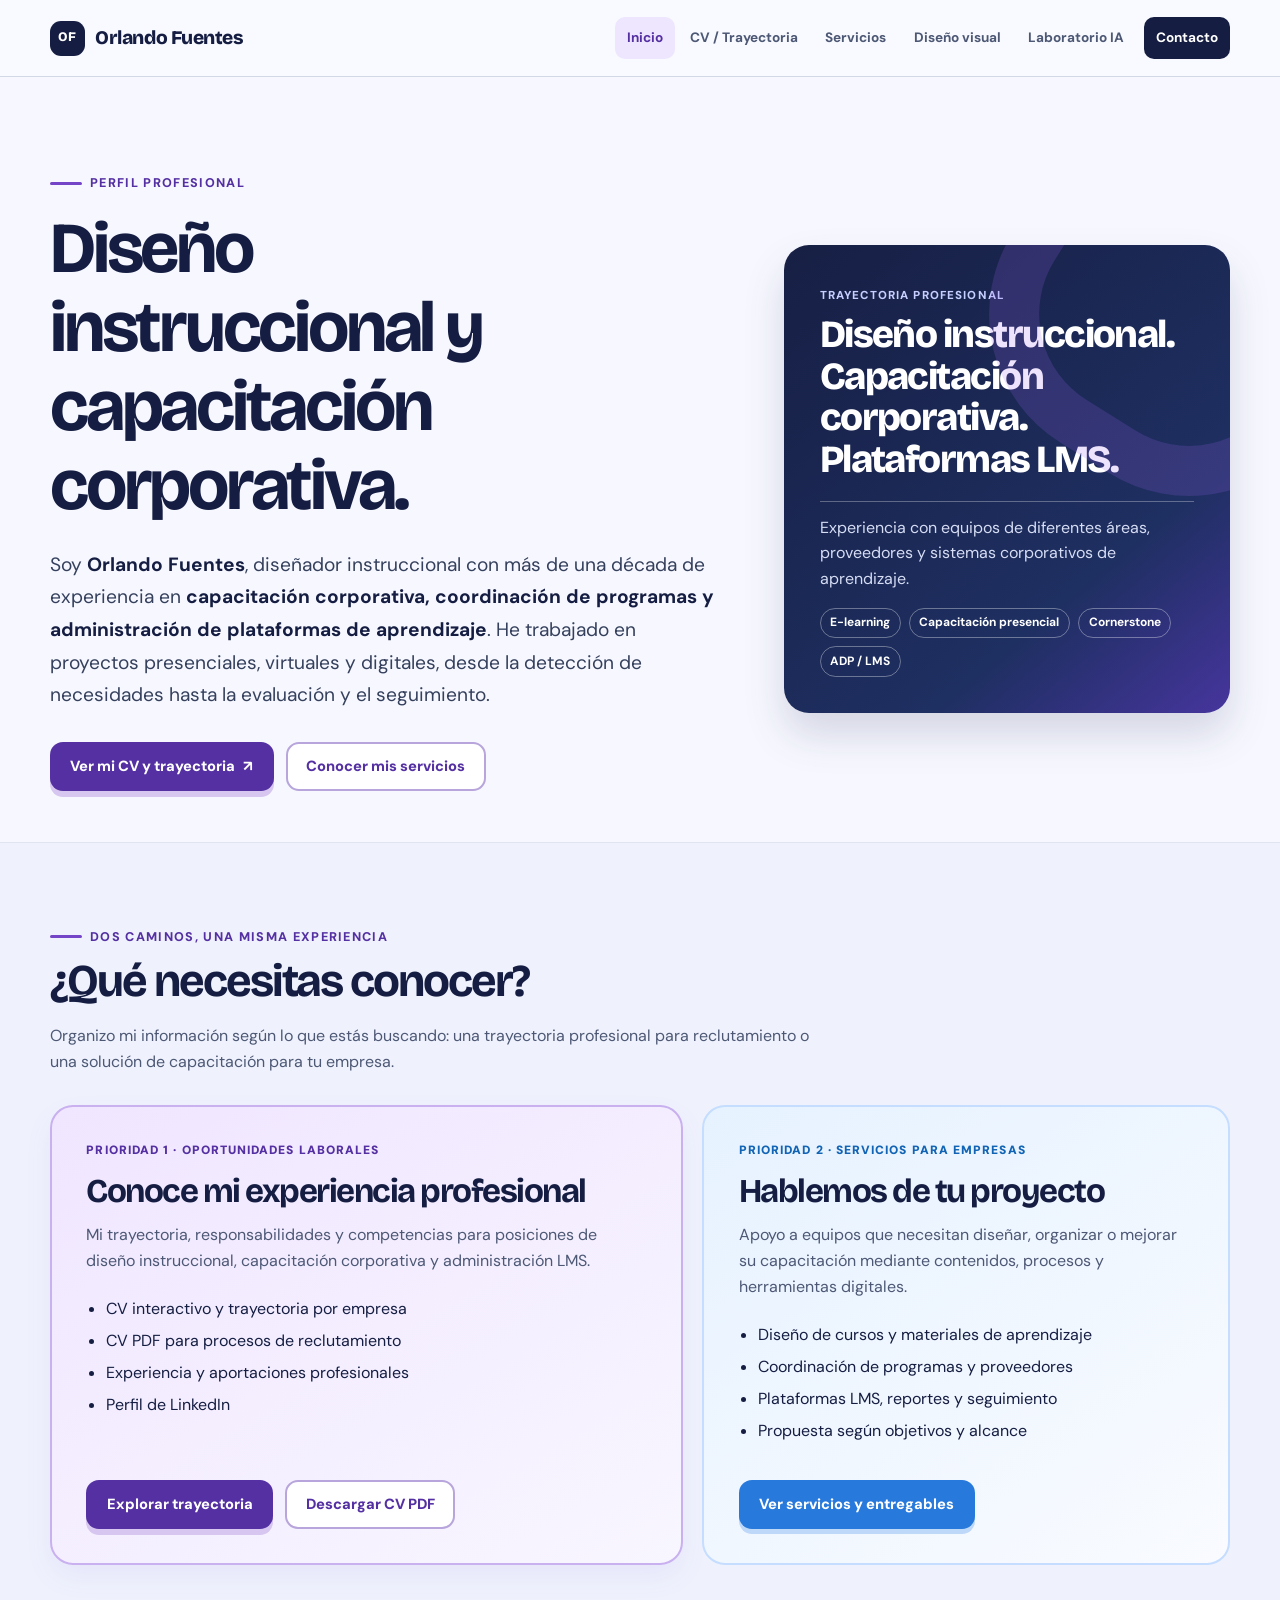
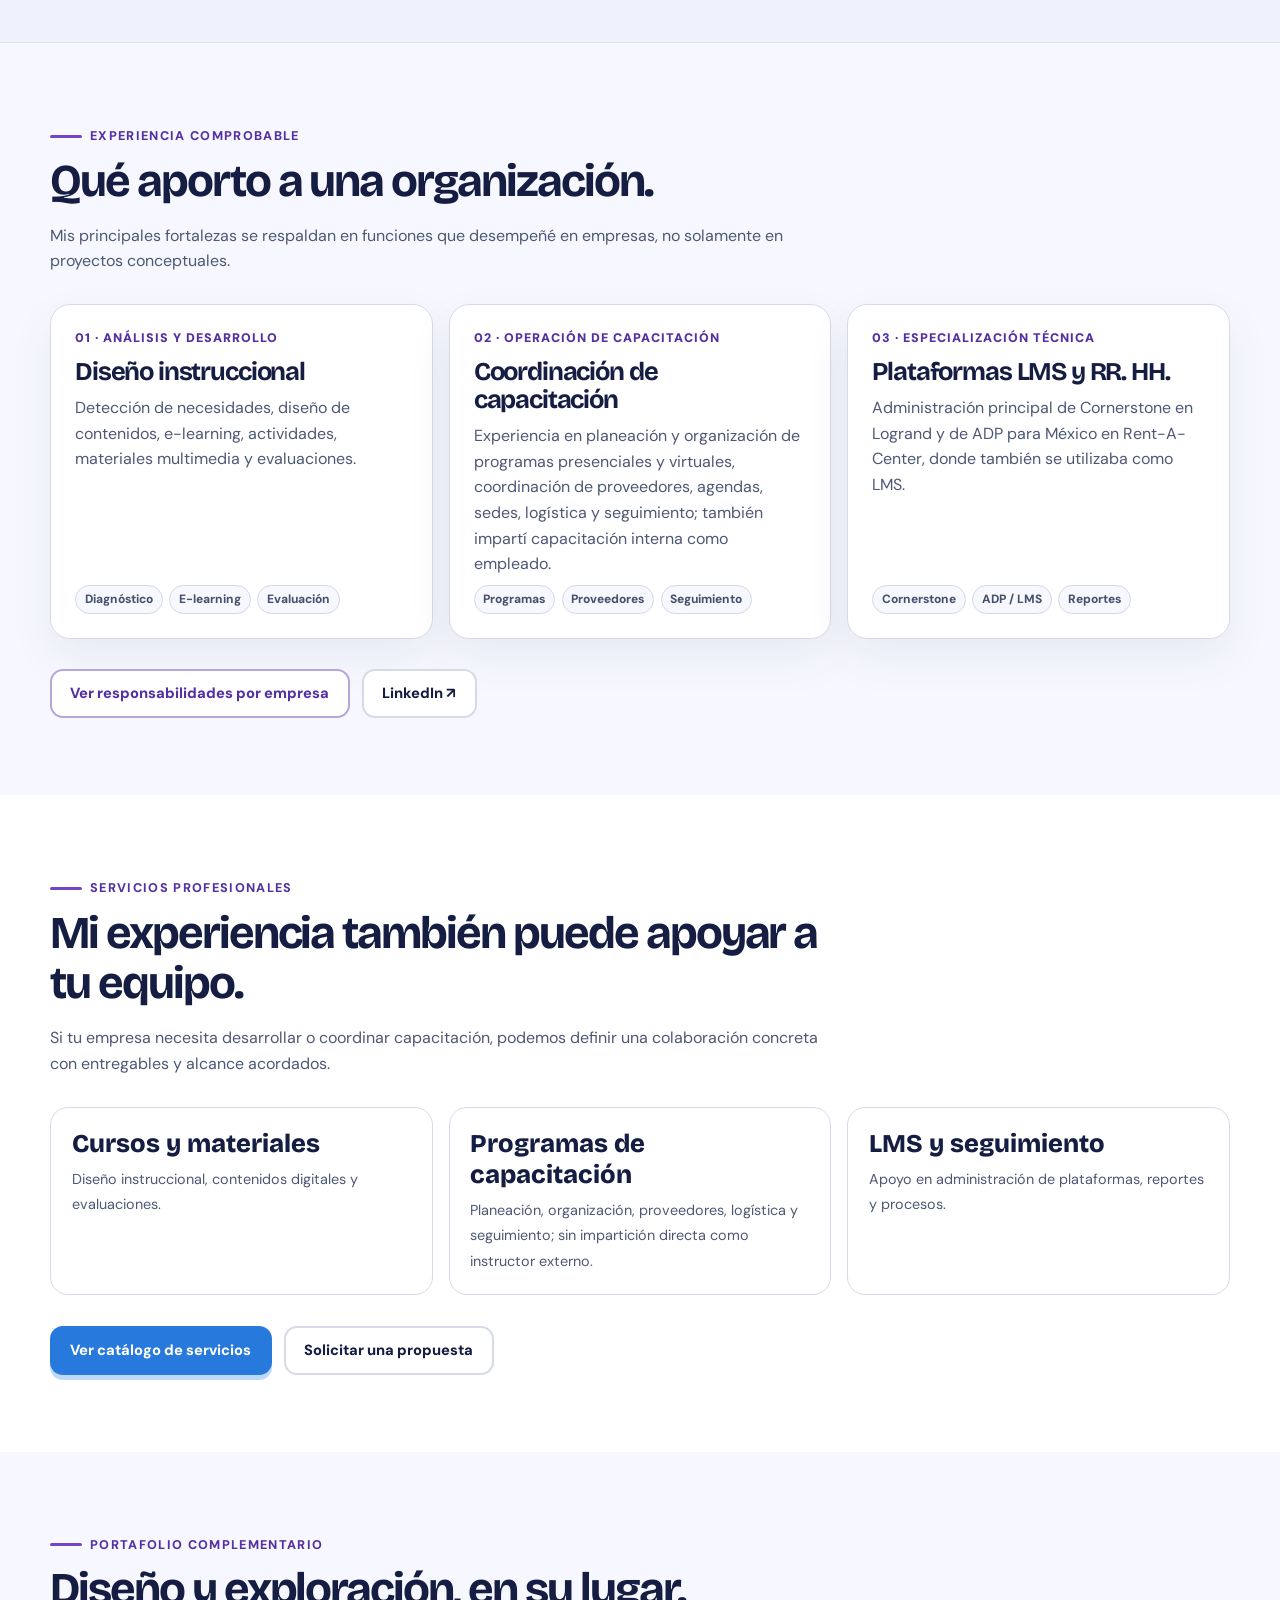
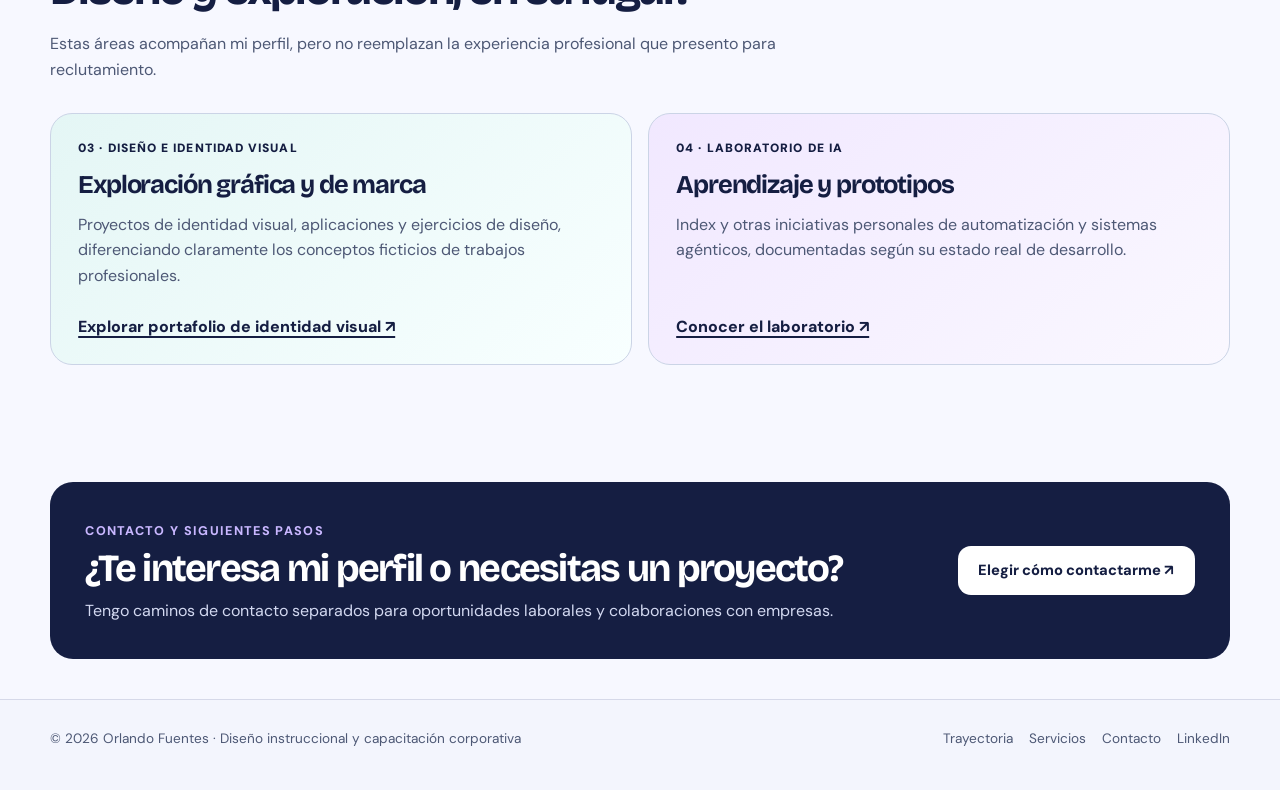
<file: index.html>
<!doctype html>
<html lang="es">
<head>
<meta charset="utf-8">
<meta name="viewport" content="width=device-width,initial-scale=1">
<meta name="theme-color" content="#f7f8ff">
<title>Orlando Fuentes | Diseño instruccional, capacitación corporativa y LMS</title>
<meta name="description" content="Trayectoria de Orlando Fuentes en diseño instruccional, capacitación corporativa y administración LMS. Consulta mi CV, experiencia y servicios profesionales.">
<link rel="preconnect" href="https://fonts.googleapis.com"><link rel="preconnect" href="https://fonts.gstatic.com" crossorigin>
<link href="https://fonts.googleapis.com/css2?family=Bricolage+Grotesque:opsz,wght@12..96,500;12..96,800&family=DM+Sans:wght@400;500;700;800&display=swap" rel="stylesheet">
<link rel="stylesheet" href="site.css">
</head>
<body>
<header class="site-header"><nav class="shell nav-wrap" aria-label="Navegación principal">
<a class="brand" href="index.html"><span class="brand-symbol">OF</span> Orlando Fuentes</a>
<button class="menu-toggle" type="button" data-menu-toggle aria-controls="nav-links" aria-expanded="false">Menú</button>
<ul id="nav-links" class="nav-links" data-nav-links>
<li><a href="index.html">Inicio</a></li><li><a href="cv.html">CV / Trayectoria</a></li>
<li><a href="servicios.html">Servicios</a></li><li><a href="diseno.html">Diseño visual</a></li>
<li><a href="laboratorio.html">Laboratorio IA</a></li><li><a class="nav-contact" href="contacto.html">Contacto</a></li>
</ul></nav></header>
<main>
<section class="hero"><div class="shell hero-grid">
<div>
<span class="eyebrow"><span class="line"></span> Perfil profesional</span>
<h1>Diseño instruccional y capacitación corporativa.</h1>
<p class="lead">Soy <strong>Orlando Fuentes</strong>, diseñador instruccional con más de una década de experiencia en <strong>capacitación corporativa, coordinación de programas y administración de plataformas de aprendizaje</strong>. He trabajado en proyectos presenciales, virtuales y digitales, desde la detección de necesidades hasta la evaluación y el seguimiento.</p>
<div class="actions"><a class="btn btn-primary" href="cv.html">Ver mi CV y trayectoria <span aria-hidden="true">↗</span></a><a class="btn btn-secondary" href="servicios.html">Conocer mis servicios</a></div>
</div>
<aside class="hero-visual" aria-label="Áreas de especialidad">
<div><span class="visual-kicker">Trayectoria profesional</span><h2>Diseño instruccional.<br>Capacitación corporativa.<br>Plataformas LMS.</h2></div>
<div><div class="visual-rule"></div><p>Experiencia con equipos de diferentes áreas, proveedores y sistemas corporativos de aprendizaje.</p><div class="visual-tags"><span>E-learning</span><span>Capacitación presencial</span><span>Cornerstone</span><span>ADP / LMS</span></div></div>
</aside>
</div></section>

<section class="section section-muted" id="dos-rutas" aria-labelledby="routes-title"><div class="shell">
<div class="section-head"><span class="eyebrow"><span class="line"></span> Dos caminos, una misma experiencia</span><h2 id="routes-title">¿Qué necesitas conocer?</h2><p>Organizo mi información según lo que estás buscando: una trayectoria profesional para reclutamiento o una solución de capacitación para tu empresa.</p></div>
<div class="route-grid">
<article class="route-card primary"><span class="route-label">Prioridad 1 · Oportunidades laborales</span><h3>Conoce mi experiencia profesional</h3><p>Mi trayectoria, responsabilidades y competencias para posiciones de diseño instruccional, capacitación corporativa y administración LMS.</p>
<ul><li>CV interactivo y trayectoria por empresa</li><li>CV PDF para procesos de reclutamiento</li><li>Experiencia y aportaciones profesionales</li><li>Perfil de LinkedIn</li></ul>
<div class="actions"><a class="btn btn-primary" href="cv.html">Explorar trayectoria</a><a class="btn btn-secondary" href="cv-orlando-fuentes.pdf" download="CV_Orlando_Fuentes.pdf">Descargar CV PDF</a></div></article>
<article class="route-card secondary"><span class="route-label">Prioridad 2 · Servicios para empresas</span><h3>Hablemos de tu proyecto</h3><p>Apoyo a equipos que necesitan diseñar, organizar o mejorar su capacitación mediante contenidos, procesos y herramientas digitales.</p>
<ul><li>Diseño de cursos y materiales de aprendizaje</li><li>Coordinación de programas y proveedores</li><li>Plataformas LMS, reportes y seguimiento</li><li>Propuesta según objetivos y alcance</li></ul>
<a class="btn btn-blue" href="servicios.html">Ver servicios y entregables</a></article>
</div></div></section>

<section class="section" id="experiencia" aria-labelledby="expertise-title"><div class="shell">
<div class="section-head"><span class="eyebrow"><span class="line"></span> Experiencia comprobable</span><h2 id="expertise-title">Qué aporto a una organización.</h2><p>Mis principales fortalezas se respaldan en funciones que desempeñé en empresas, no solamente en proyectos conceptuales.</p></div>
<div class="feature-grid">
<article class="feature-card"><span class="index">01 · Análisis y desarrollo</span><h3>Diseño instruccional</h3><p>Detección de necesidades, diseño de contenidos, e-learning, actividades, materiales multimedia y evaluaciones.</p><div class="tags"><span class="tag">Diagnóstico</span><span class="tag">E-learning</span><span class="tag">Evaluación</span></div></article>
<article class="feature-card"><span class="index">02 · Operación de capacitación</span><h3>Coordinación de capacitación</h3><p>Experiencia en planeación y organización de programas presenciales y virtuales, coordinación de proveedores, agendas, sedes, logística y seguimiento; también impartí capacitación interna como empleado.</p><div class="tags"><span class="tag">Programas</span><span class="tag">Proveedores</span><span class="tag">Seguimiento</span></div></article>
<article class="feature-card"><span class="index">03 · Especialización técnica</span><h3>Plataformas LMS y RR. HH.</h3><p>Administración principal de Cornerstone en Logrand y de ADP para México en Rent-A-Center, donde también se utilizaba como LMS.</p><div class="tags"><span class="tag">Cornerstone</span><span class="tag">ADP / LMS</span><span class="tag">Reportes</span></div></article>
</div>
<div class="actions"><a class="btn btn-secondary" href="cv.html">Ver responsabilidades por empresa</a><a class="btn btn-quiet" href="https://www.linkedin.com/in/orlando-fuentes-63674822/" target="_blank" rel="noopener noreferrer">LinkedIn ↗</a></div>
</div></section>

<section class="section section-white" aria-labelledby="services-preview-title"><div class="shell">
<div class="section-head"><span class="eyebrow"><span class="line"></span> Servicios profesionales</span><h2 id="services-preview-title">Mi experiencia también puede apoyar a tu equipo.</h2><p>Si tu empresa necesita desarrollar o coordinar capacitación, podemos definir una colaboración concreta con entregables y alcance acordados.</p></div>
<div class="pill-grid">
<div class="pill-stat"><strong>Cursos y materiales</strong><span>Diseño instruccional, contenidos digitales y evaluaciones.</span></div>
<div class="pill-stat"><strong>Programas de capacitación</strong><span>Planeación, organización, proveedores, logística y seguimiento; sin impartición directa como instructor externo.</span></div>
<div class="pill-stat"><strong>LMS y seguimiento</strong><span>Apoyo en administración de plataformas, reportes y procesos.</span></div>
</div>
<div class="actions"><a class="btn btn-blue" href="servicios.html">Ver catálogo de servicios</a><a class="btn btn-quiet" href="contacto.html">Solicitar una propuesta</a></div>
</div></section>

<section class="section" aria-labelledby="more-title"><div class="shell">
<div class="section-head"><span class="eyebrow"><span class="line"></span> Portafolio complementario</span><h2 id="more-title">Diseño y exploración, en su lugar.</h2><p>Estas áreas acompañan mi perfil, pero no reemplazan la experiencia profesional que presento para reclutamiento.</p></div>
<div class="complement-grid">
<article class="complement-card"><span class="route-label">03 · Diseño e identidad visual</span><h3>Exploración gráfica y de marca</h3><p>Proyectos de identidad visual, aplicaciones y ejercicios de diseño, diferenciando claramente los conceptos ficticios de trabajos profesionales.</p><a href="diseno.html">Explorar portafolio de identidad visual ↗</a></article>
<article class="complement-card lab"><span class="route-label">04 · Laboratorio de IA</span><h3>Aprendizaje y prototipos</h3><p>Index y otras iniciativas personales de automatización y sistemas agénticos, documentadas según su estado real de desarrollo.</p><a href="laboratorio.html">Conocer el laboratorio ↗</a></article>
</div></div></section>

<section class="section section-tight"><div class="shell">
<div class="contact-band"><div><span class="eyebrow" style="color:#c9b7ff">Contacto y siguientes pasos</span><h2>¿Te interesa mi perfil o necesitas un proyecto?</h2><p>Tengo caminos de contacto separados para oportunidades laborales y colaboraciones con empresas.</p></div><a class="btn" href="contacto.html">Elegir cómo contactarme ↗</a></div>
</div></section>
</main>
<footer class="site-footer"><div class="shell footer-row"><span>© 2026 Orlando Fuentes · Diseño instruccional y capacitación corporativa</span><div class="footer-links"><a href="cv.html">Trayectoria</a><a href="servicios.html">Servicios</a><a href="contacto.html">Contacto</a><a href="https://www.linkedin.com/in/orlando-fuentes-63674822/" target="_blank" rel="noopener noreferrer">LinkedIn</a></div></div></footer>
<script src="site.js" defer></script>
</body></html>
</file>
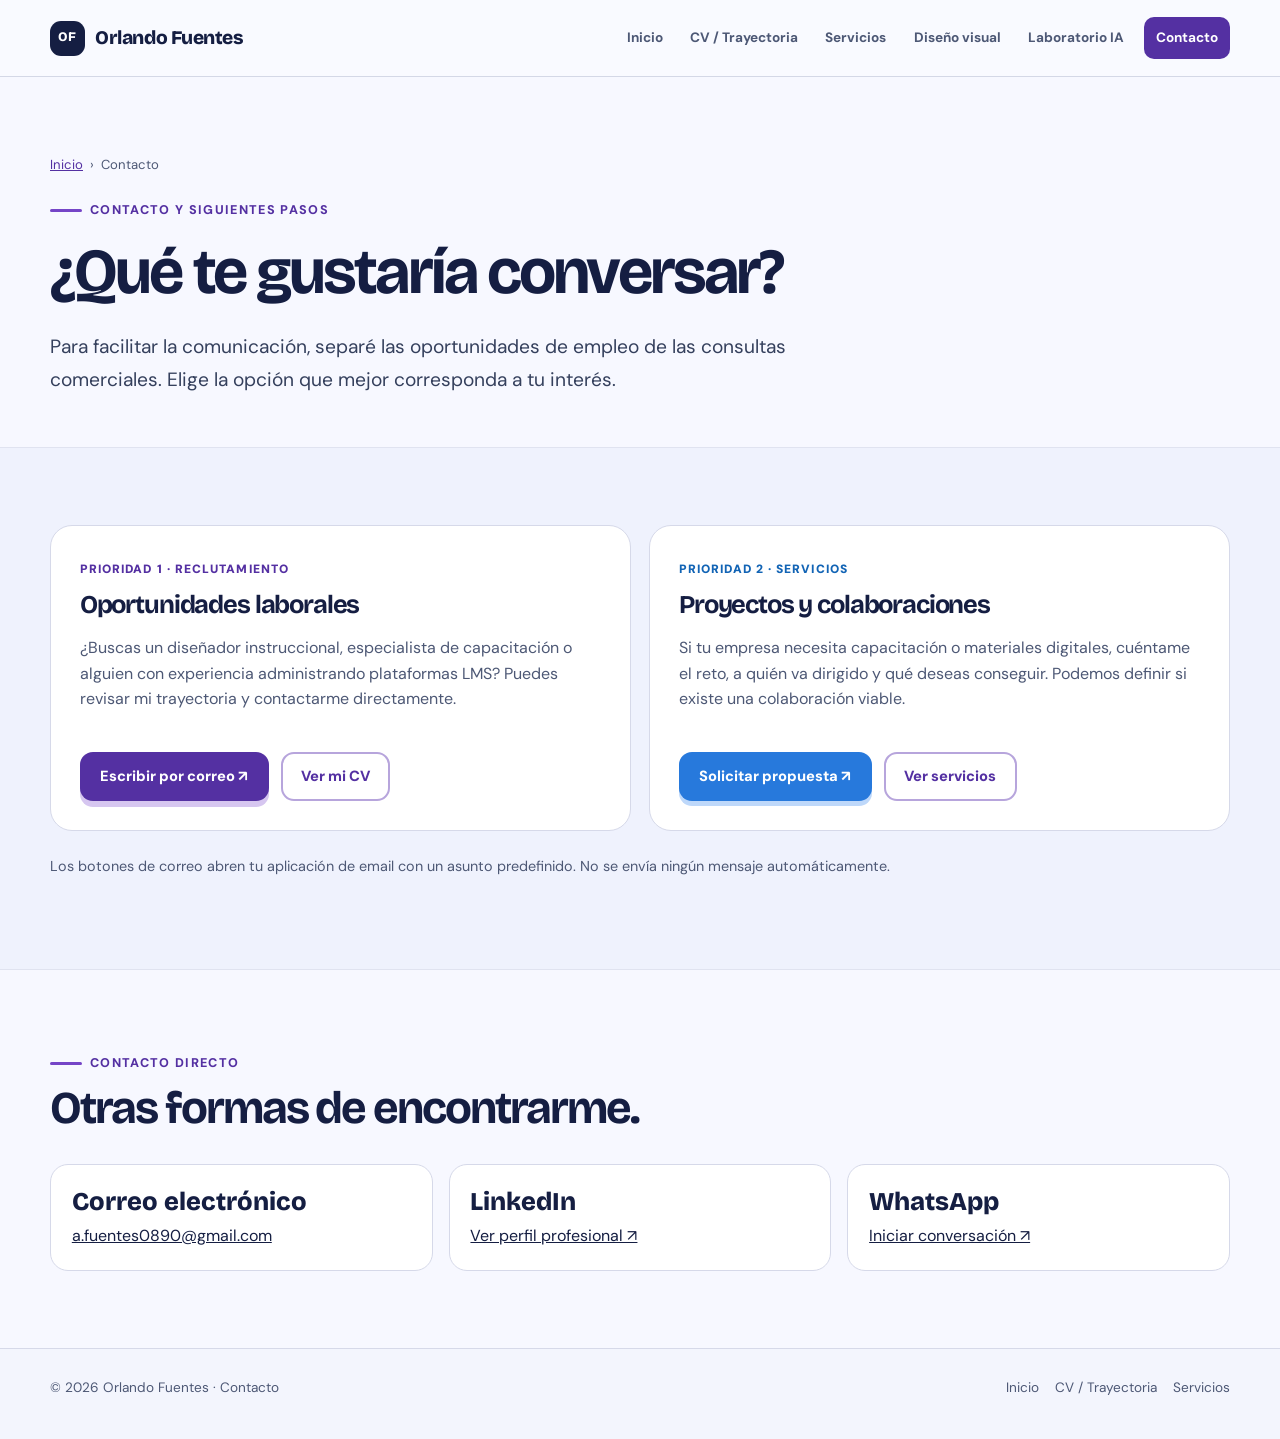
<file: contacto.html>
<!doctype html>
<html lang="es">
<head><meta charset="utf-8"><meta name="viewport" content="width=device-width,initial-scale=1"><meta name="theme-color" content="#f7f8ff">
<title>Contacto | Orlando Fuentes</title>
<meta name="description" content="Contacta a Orlando Fuentes por oportunidades laborales o solicita una propuesta de diseño instruccional y capacitación corporativa.">
<link rel="preconnect" href="https://fonts.googleapis.com"><link rel="preconnect" href="https://fonts.gstatic.com" crossorigin>
<link href="https://fonts.googleapis.com/css2?family=Bricolage+Grotesque:opsz,wght@12..96,500;12..96,800&family=DM+Sans:wght@400;500;700;800&display=swap" rel="stylesheet">
<link rel="stylesheet" href="site.css"></head><body>
<header class="site-header"><nav class="shell nav-wrap" aria-label="Navegación principal">
<a class="brand" href="index.html"><span class="brand-symbol">OF</span> Orlando Fuentes</a>
<button class="menu-toggle" type="button" data-menu-toggle aria-controls="nav-links" aria-expanded="false">Menú</button>
<ul id="nav-links" class="nav-links" data-nav-links><li><a href="index.html">Inicio</a></li><li><a href="cv.html">CV / Trayectoria</a></li><li><a href="servicios.html">Servicios</a></li><li><a href="diseno.html">Diseño visual</a></li><li><a href="laboratorio.html">Laboratorio IA</a></li><li><a class="nav-contact" href="contacto.html">Contacto</a></li></ul></nav></header>
<main>
<section class="page-hero"><div class="shell"><div class="narrow">
<div class="breadcrumb"><a href="index.html">Inicio</a><span>›</span><span>Contacto</span></div>
<span class="eyebrow"><span class="line"></span> Contacto y siguientes pasos</span>
<h1>¿Qué te gustaría conversar?</h1>
<p class="lead">Para facilitar la comunicación, separé las oportunidades de empleo de las consultas comerciales. Elige la opción que mejor corresponda a tu interés.</p>
</div></div></section>
<section class="section section-muted"><div class="shell"><div class="contact-grid">
<article class="contact-option">
<span class="route-label" style="color:var(--violet-deep)">Prioridad 1 · Reclutamiento</span>
<h2>Oportunidades laborales</h2>
<p>¿Buscas un diseñador instruccional, especialista de capacitación o alguien con experiencia administrando plataformas LMS? Puedes revisar mi trayectoria y contactarme directamente.</p>
<div class="actions"><a class="btn btn-primary" href="mailto:a.fuentes0890@gmail.com?subject=Oportunidad%20laboral%20para%20Orlando%20Fuentes">Escribir por correo ↗</a><a class="btn btn-secondary" href="cv.html">Ver mi CV</a></div>
</article>
<article class="contact-option">
<span class="route-label" style="color:#1264b5">Prioridad 2 · Servicios</span>
<h2>Proyectos y colaboraciones</h2>
<p>Si tu empresa necesita capacitación o materiales digitales, cuéntame el reto, a quién va dirigido y qué deseas conseguir. Podemos definir si existe una colaboración viable.</p>
<div class="actions"><a class="btn btn-blue" href="mailto:a.fuentes0890@gmail.com?subject=Solicitud%20de%20propuesta%20de%20capacitaci%C3%B3n&body=Hola%20Orlando%2C%0A%0ANecesitamos%20apoyo%20con%3A%0A%0AEl%20objetivo%20es%3A%0A%0A">Solicitar propuesta ↗</a><a class="btn btn-secondary" href="servicios.html">Ver servicios</a></div>
</article>
</div>
<p class="media-note" style="margin-top:1.5rem">Los botones de correo abren tu aplicación de email con un asunto predefinido. No se envía ningún mensaje automáticamente.</p>
</div></section>
<section class="section"><div class="shell">
<div class="section-head"><span class="eyebrow"><span class="line"></span> Contacto directo</span><h2>Otras formas de encontrarme.</h2></div>
<div class="pill-grid">
<div class="pill-stat"><strong>Correo electrónico</strong><a href="mailto:a.fuentes0890@gmail.com">a.fuentes0890@gmail.com</a></div>
<div class="pill-stat"><strong>LinkedIn</strong><a href="https://www.linkedin.com/in/orlando-fuentes-63674822/" target="_blank" rel="noopener noreferrer">Ver perfil profesional ↗</a></div>
<div class="pill-stat"><strong>WhatsApp</strong><a href="https://wa.me/528122201887?text=Hola%20Orlando%2C%20vi%20tu%20sitio%20profesional%20y%20me%20gustar%C3%ADa%20conversar." target="_blank" rel="noopener noreferrer">Iniciar conversación ↗</a></div>
</div>
</div></section>
</main>
<footer class="site-footer"><div class="shell footer-row"><span>© 2026 Orlando Fuentes · Contacto</span><div class="footer-links"><a href="index.html">Inicio</a><a href="cv.html">CV / Trayectoria</a><a href="servicios.html">Servicios</a></div></div></footer>
<script src="site.js" defer></script>
</body></html>
</file>
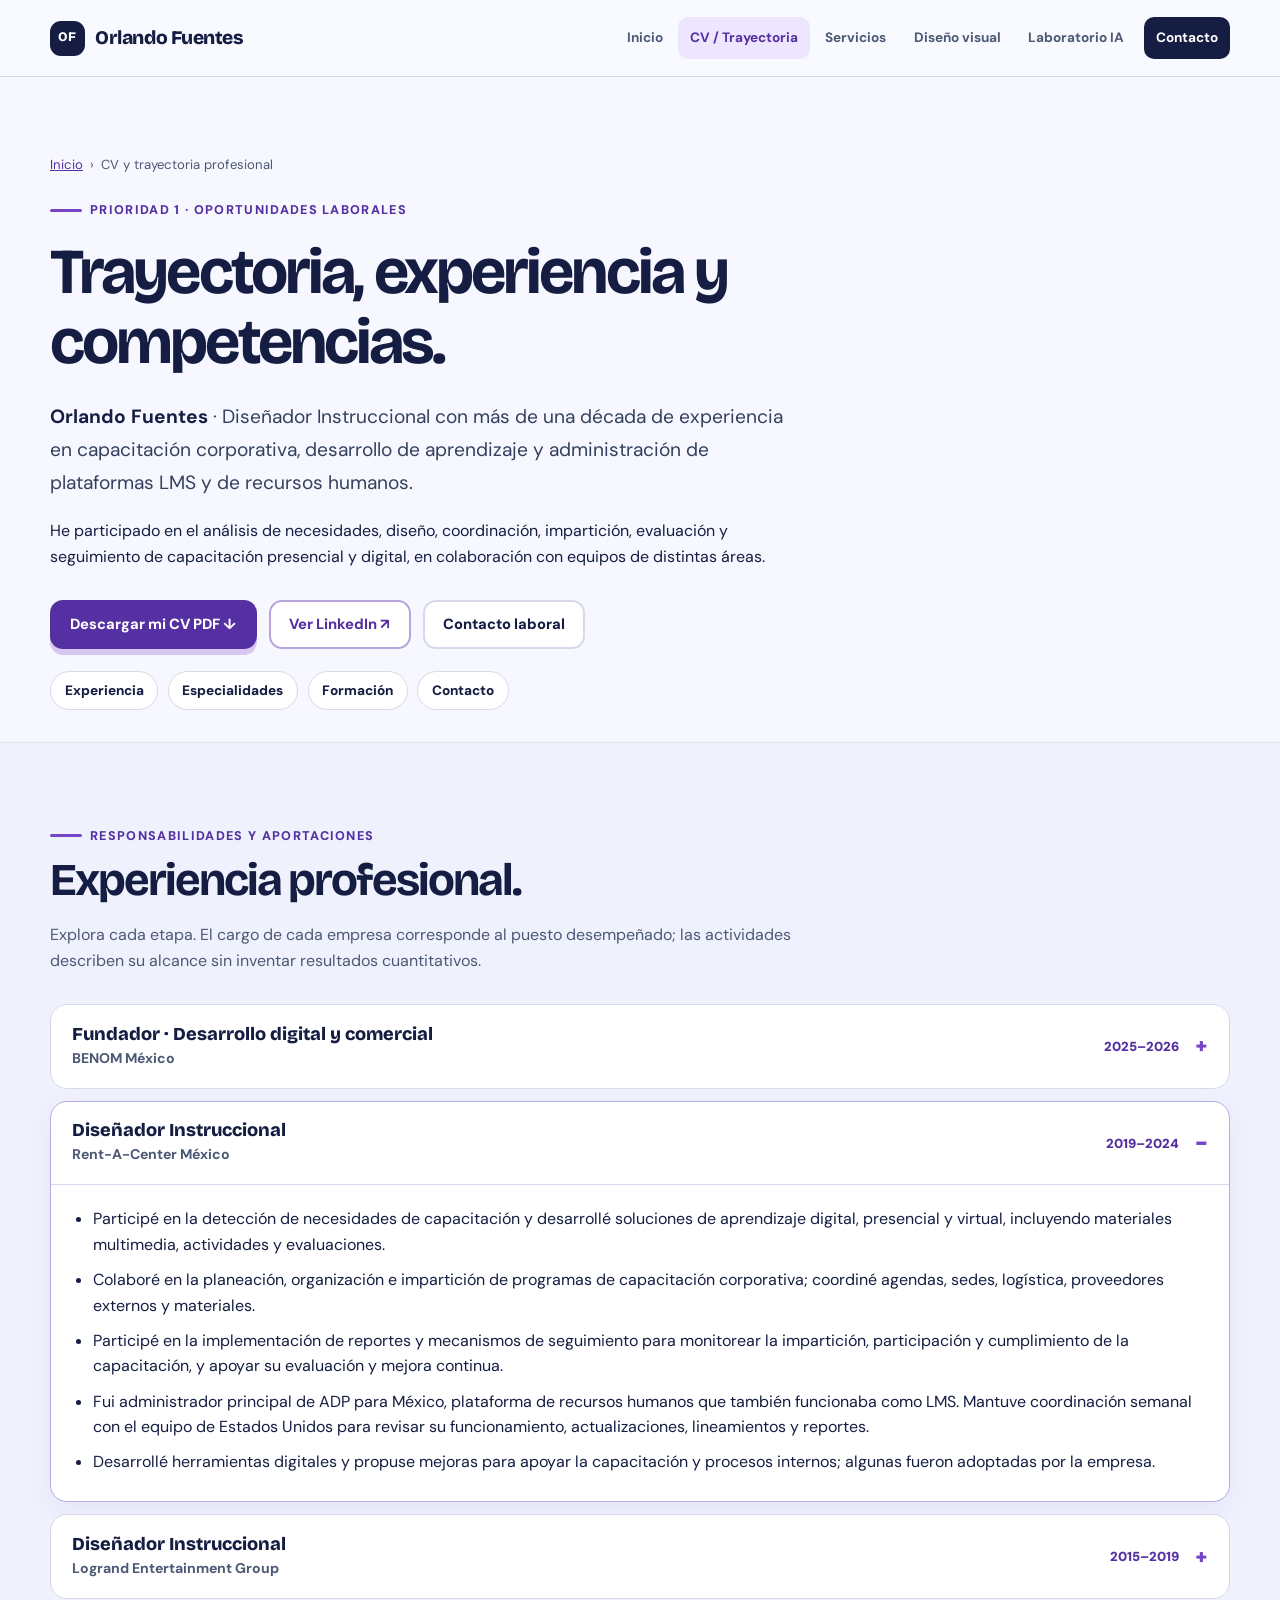
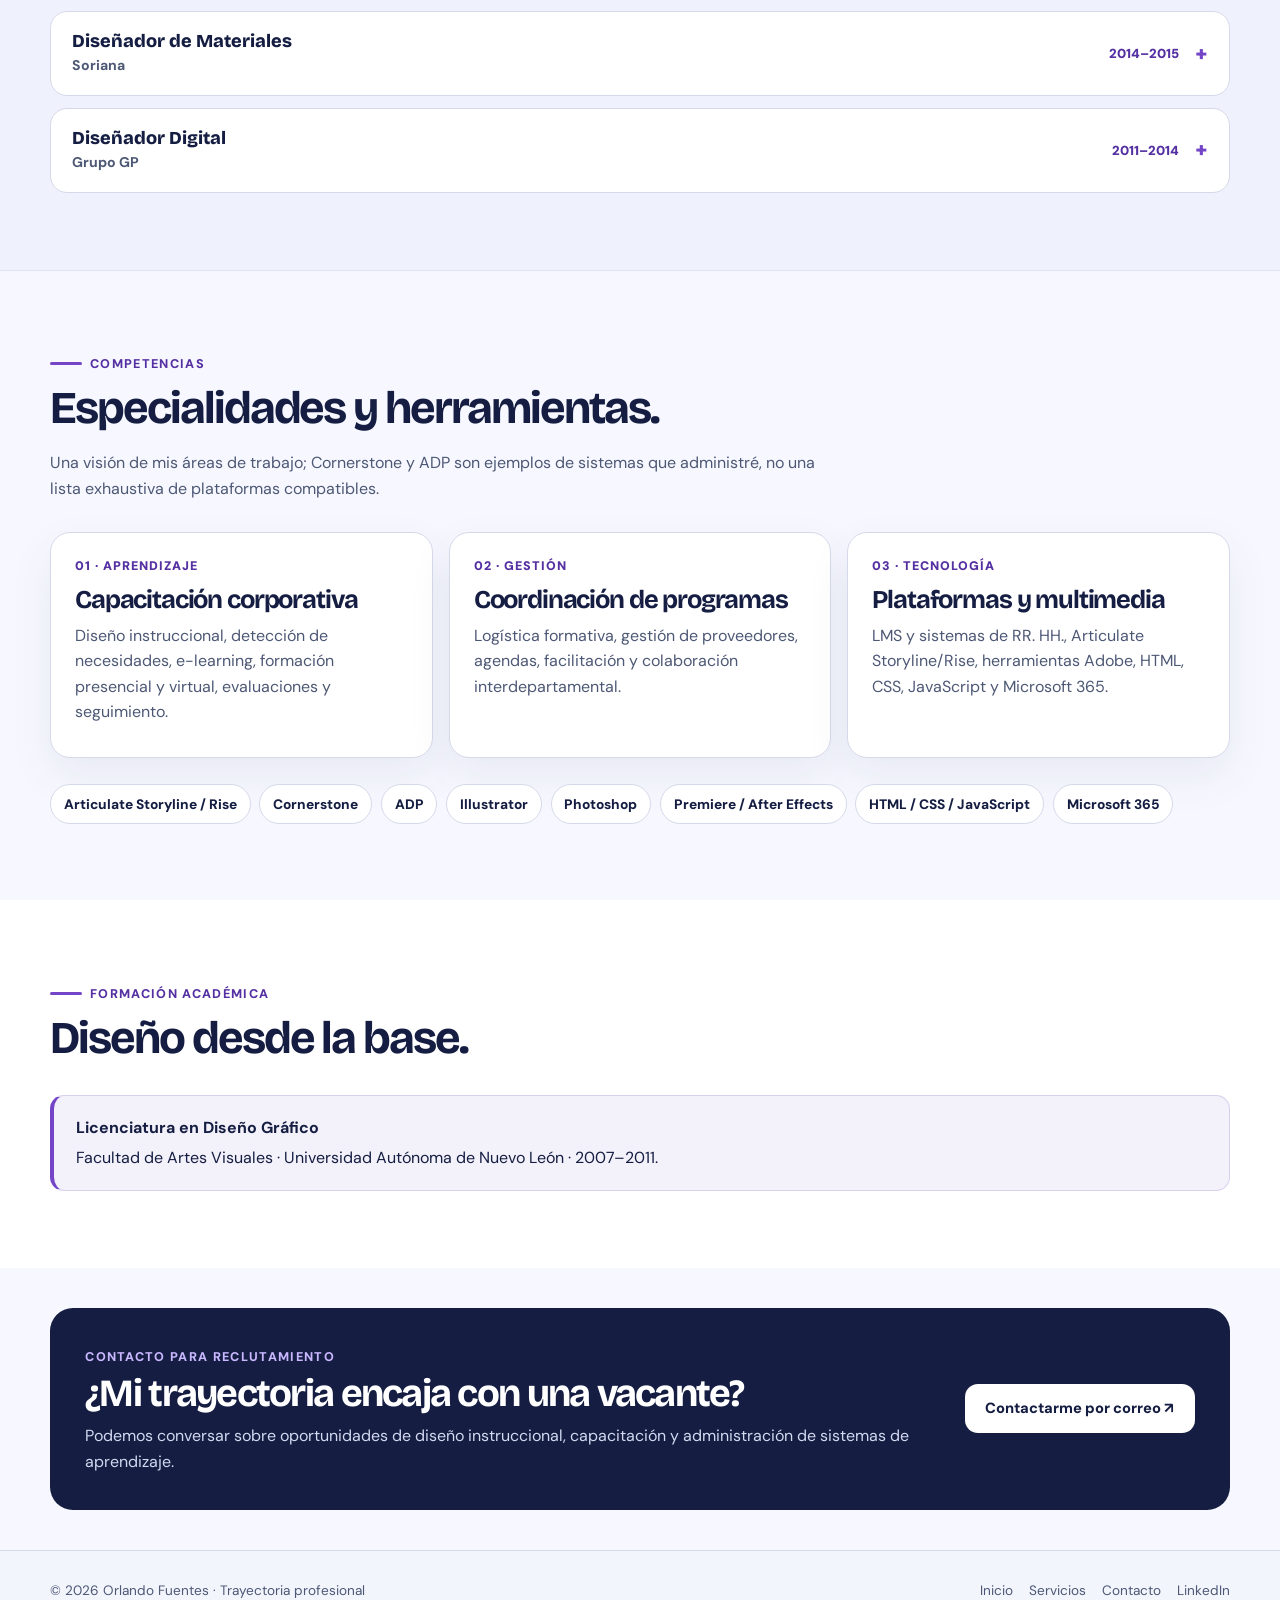
<file: cv.html>
<!doctype html>
<html lang="es">
<head>
<meta charset="utf-8"><meta name="viewport" content="width=device-width,initial-scale=1">
<meta name="theme-color" content="#f7f8ff">
<title>CV y trayectoria | Orlando Fuentes</title>
<meta name="description" content="CV interactivo y experiencia profesional de Orlando Fuentes: diseño instruccional, capacitación corporativa, coordinación de programas y administración de plataformas LMS.">
<link rel="preconnect" href="https://fonts.googleapis.com"><link rel="preconnect" href="https://fonts.gstatic.com" crossorigin>
<link href="https://fonts.googleapis.com/css2?family=Bricolage+Grotesque:opsz,wght@12..96,500;12..96,800&family=DM+Sans:wght@400;500;700;800&display=swap" rel="stylesheet">
<link rel="stylesheet" href="site.css">
</head>
<body>
<header class="site-header"><nav class="shell nav-wrap" aria-label="Navegación principal">
<a class="brand" href="index.html"><span class="brand-symbol">OF</span> Orlando Fuentes</a>
<button class="menu-toggle" type="button" data-menu-toggle aria-controls="nav-links" aria-expanded="false">Menú</button>
<ul id="nav-links" class="nav-links" data-nav-links>
<li><a href="index.html">Inicio</a></li><li><a href="cv.html">CV / Trayectoria</a></li>
<li><a href="servicios.html">Servicios</a></li><li><a href="diseno.html">Diseño visual</a></li>
<li><a href="laboratorio.html">Laboratorio IA</a></li><li><a class="nav-contact" href="contacto.html">Contacto</a></li>
</ul></nav></header>
<main>
<section class="page-hero"><div class="shell">
<div class="narrow">
<div class="breadcrumb"><a href="index.html">Inicio</a><span>›</span><span>CV y trayectoria profesional</span></div>
<span class="eyebrow"><span class="line"></span> Prioridad 1 · Oportunidades laborales</span>
<h1>Trayectoria, experiencia y competencias.</h1>
<p class="lead"><strong>Orlando Fuentes</strong> · Diseñador Instruccional con más de una década de experiencia en capacitación corporativa, desarrollo de aprendizaje y administración de plataformas LMS y de recursos humanos.</p>
<p>He participado en el análisis de necesidades, diseño, coordinación, impartición, evaluación y seguimiento de capacitación presencial y digital, en colaboración con equipos de distintas áreas.</p>
<div class="actions"><a class="btn btn-primary" href="cv-orlando-fuentes.pdf" download="CV_Orlando_Fuentes.pdf">Descargar mi CV PDF ↓</a><a class="btn btn-secondary" href="https://www.linkedin.com/in/orlando-fuentes-63674822/" target="_blank" rel="noopener noreferrer">Ver LinkedIn ↗</a><a class="btn btn-quiet" href="contacto.html">Contacto laboral</a></div>
</div>
<div class="subnav" aria-label="Secciones de trayectoria"><a href="#experiencia">Experiencia</a><a href="#especialidades">Especialidades</a><a href="#formacion">Formación</a><a href="#contacto-laboral">Contacto</a></div>
</div></section>

<section class="section section-muted" id="experiencia" aria-labelledby="jobs-title"><div class="shell">
<div class="section-head"><span class="eyebrow"><span class="line"></span> Responsabilidades y aportaciones</span><h2 id="jobs-title">Experiencia profesional.</h2><p>Explora cada etapa. El cargo de cada empresa corresponde al puesto desempeñado; las actividades describen su alcance sin inventar resultados cuantitativos.</p></div>
<div class="timeline">
<details><summary><span class="job-head"><span><span class="job-title">Fundador · Desarrollo digital y comercial</span><span class="job-org">BENOM México</span></span><span class="job-date">2025–2026</span></span></summary>
<div class="job-content"><ul>
<li>Participé en la operación de un negocio de suministros médicos y gestioné su tienda virtual, catálogo digital y materiales comerciales.</li>
<li>Desarrollé acciones de comunicación comercial y coordiné la relación con clientes y proveedores.</li>
</ul></div></details>
<details open><summary><span class="job-head"><span><span class="job-title">Diseñador Instruccional</span><span class="job-org">Rent-A-Center México</span></span><span class="job-date">2019–2024</span></span></summary>
<div class="job-content"><ul>
<li>Participé en la detección de necesidades de capacitación y desarrollé soluciones de aprendizaje digital, presencial y virtual, incluyendo materiales multimedia, actividades y evaluaciones.</li>
<li>Colaboré en la planeación, organización e impartición de programas de capacitación corporativa; coordiné agendas, sedes, logística, proveedores externos y materiales.</li>
<li>Participé en la implementación de reportes y mecanismos de seguimiento para monitorear la impartición, participación y cumplimiento de la capacitación, y apoyar su evaluación y mejora continua.</li>
<li>Fui administrador principal de ADP para México, plataforma de recursos humanos que también funcionaba como LMS. Mantuve coordinación semanal con el equipo de Estados Unidos para revisar su funcionamiento, actualizaciones, lineamientos y reportes.</li>
<li>Desarrollé herramientas digitales y propuse mejoras para apoyar la capacitación y procesos internos; algunas fueron adoptadas por la empresa.</li>
</ul></div></details>
<details><summary><span class="job-head"><span><span class="job-title">Diseñador Instruccional</span><span class="job-org">Logrand Entertainment Group</span></span><span class="job-date">2015–2019</span></span></summary>
<div class="job-content"><ul>
<li>Fui administrador principal de Cornerstone, plataforma corporativa de aprendizaje y desarrollo del talento, colaborando con directivos de distintas áreas.</li>
<li>Desarrollé contenidos e-learning y materiales digitales para capacitación.</li>
<li>Participé en la adaptación visual de la plataforma durante el cambio de identidad de Logrand.</li>
</ul></div></details>
<details><summary><span class="job-head"><span><span class="job-title">Diseñador de Materiales</span><span class="job-org">Soriana</span></span><span class="job-date">2014–2015</span></span></summary>
<div class="job-content"><ul><li>Actualicé materiales de la biblioteca digital de cursos para alinearlos con la identidad visual de Soriana.</li><li>Diseñé recursos digitales y videos para capacitación y comunicación internas.</li></ul></div></details>
<details><summary><span class="job-head"><span><span class="job-title">Diseñador Digital</span><span class="job-org">Grupo GP</span></span><span class="job-date">2011–2014</span></span></summary>
<div class="job-content"><ul><li>Colaboré con el departamento de capacitación en la creación de una biblioteca digital de cursos e-learning.</li><li>Desarrollé materiales de comunicación interna y contenidos digitales de aprendizaje.</li></ul></div></details>
</div>
</div></section>

<section class="section" id="especialidades" aria-labelledby="skills-title"><div class="shell">
<div class="section-head"><span class="eyebrow"><span class="line"></span> Competencias</span><h2 id="skills-title">Especialidades y herramientas.</h2><p>Una visión de mis áreas de trabajo; Cornerstone y ADP son ejemplos de sistemas que administré, no una lista exhaustiva de plataformas compatibles.</p></div>
<div class="feature-grid">
<article class="feature-card"><span class="index">01 · Aprendizaje</span><h3>Capacitación corporativa</h3><p>Diseño instruccional, detección de necesidades, e-learning, formación presencial y virtual, evaluaciones y seguimiento.</p></article>
<article class="feature-card"><span class="index">02 · Gestión</span><h3>Coordinación de programas</h3><p>Logística formativa, gestión de proveedores, agendas, facilitación y colaboración interdepartamental.</p></article>
<article class="feature-card"><span class="index">03 · Tecnología</span><h3>Plataformas y multimedia</h3><p>LMS y sistemas de RR. HH., Articulate Storyline/Rise, herramientas Adobe, HTML, CSS, JavaScript y Microsoft 365.</p></article>
</div>
<div style="margin-top:1.6rem" class="skill-list" aria-label="Herramientas principales"><span>Articulate Storyline / Rise</span><span>Cornerstone</span><span>ADP</span><span>Illustrator</span><span>Photoshop</span><span>Premiere / After Effects</span><span>HTML / CSS / JavaScript</span><span>Microsoft 365</span></div>
</div></section>

<section class="section section-white" id="formacion" aria-labelledby="education-title"><div class="shell">
<div class="section-head"><span class="eyebrow"><span class="line"></span> Formación académica</span><h2 id="education-title">Diseño desde la base.</h2></div>
<div class="note-box"><strong>Licenciatura en Diseño Gráfico</strong>Facultad de Artes Visuales · Universidad Autónoma de Nuevo León · 2007–2011.</div>
</div></section>

<section class="section section-tight" id="contacto-laboral"><div class="shell"><div class="contact-band">
<div><span class="eyebrow" style="color:#c9b7ff">Contacto para reclutamiento</span><h2>¿Mi trayectoria encaja con una vacante?</h2><p>Podemos conversar sobre oportunidades de diseño instruccional, capacitación y administración de sistemas de aprendizaje.</p></div>
<a class="btn" href="mailto:a.fuentes0890@gmail.com?subject=Oportunidad%20laboral%20para%20Orlando%20Fuentes">Contactarme por correo ↗</a>
</div></div></section>
</main>
<footer class="site-footer"><div class="shell footer-row"><span>© 2026 Orlando Fuentes · Trayectoria profesional</span><div class="footer-links"><a href="index.html">Inicio</a><a href="servicios.html">Servicios</a><a href="contacto.html">Contacto</a><a href="https://www.linkedin.com/in/orlando-fuentes-63674822/" target="_blank" rel="noopener noreferrer">LinkedIn</a></div></div></footer>
<script src="site.js" defer></script>
</body></html>
</file>
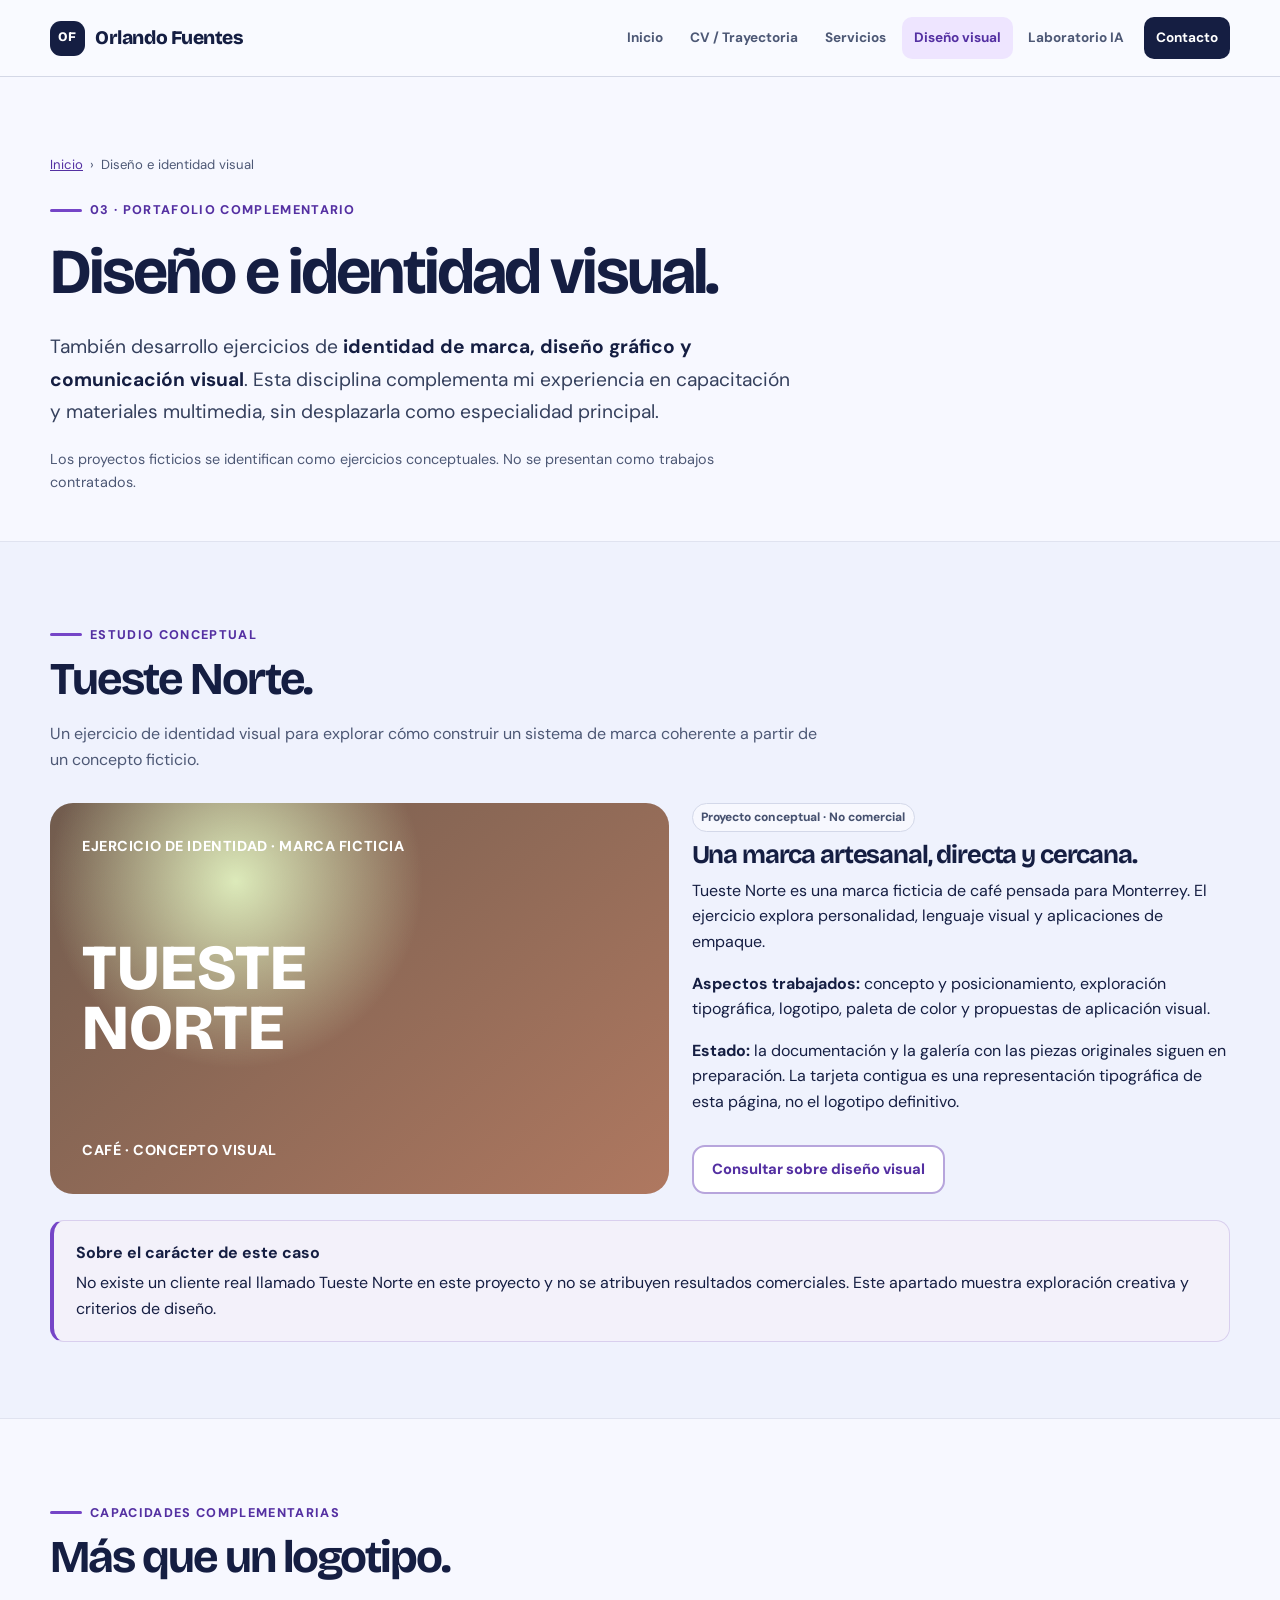
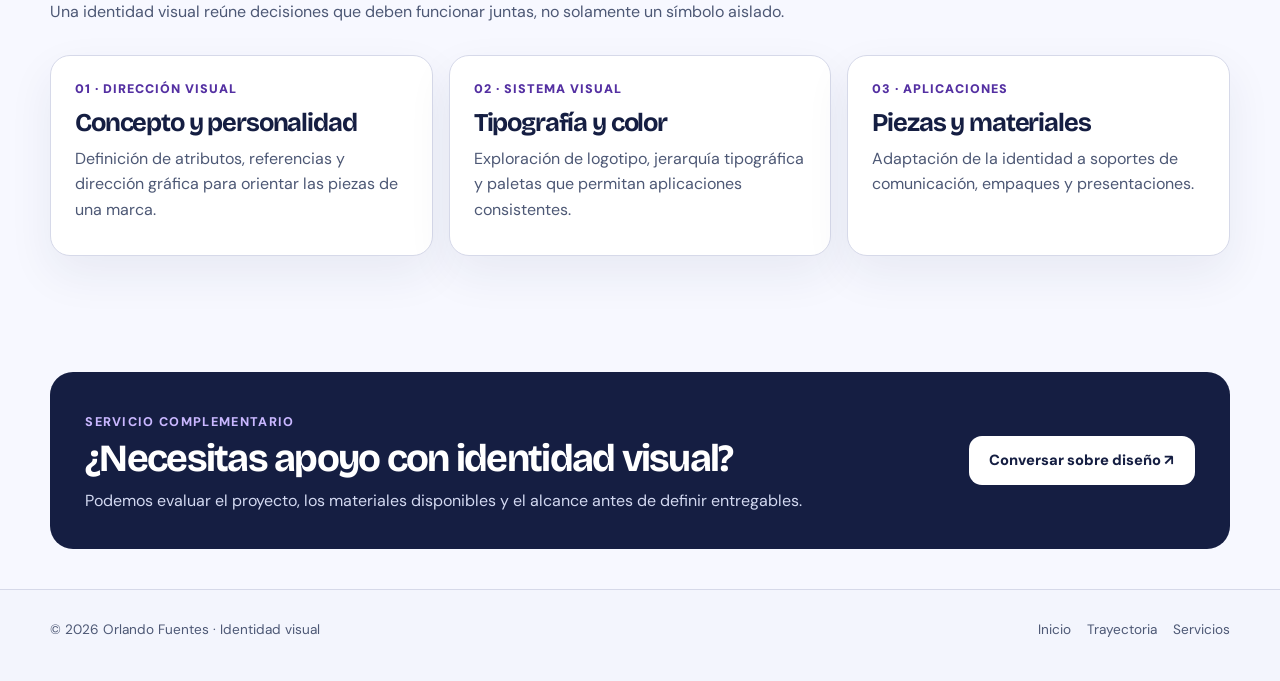
<file: diseno.html>
<!doctype html>
<html lang="es">
<head><meta charset="utf-8"><meta name="viewport" content="width=device-width,initial-scale=1"><meta name="theme-color" content="#f7f8ff">
<title>Diseño e identidad visual | Orlando Fuentes</title>
<meta name="description" content="Portafolio complementario de diseño e identidad visual de Orlando Fuentes. Incluye Tueste Norte, proyecto conceptual de marca ficticia, claramente identificado como ejercicio personal.">
<link rel="preconnect" href="https://fonts.googleapis.com"><link rel="preconnect" href="https://fonts.gstatic.com" crossorigin>
<link href="https://fonts.googleapis.com/css2?family=Bricolage+Grotesque:opsz,wght@12..96,500;12..96,800&family=DM+Sans:wght@400;500;700;800&display=swap" rel="stylesheet">
<link rel="stylesheet" href="site.css"></head><body>
<header class="site-header"><nav class="shell nav-wrap" aria-label="Navegación principal">
<a class="brand" href="index.html"><span class="brand-symbol">OF</span> Orlando Fuentes</a>
<button class="menu-toggle" type="button" data-menu-toggle aria-controls="nav-links" aria-expanded="false">Menú</button>
<ul id="nav-links" class="nav-links" data-nav-links><li><a href="index.html">Inicio</a></li><li><a href="cv.html">CV / Trayectoria</a></li><li><a href="servicios.html">Servicios</a></li><li><a href="diseno.html">Diseño visual</a></li><li><a href="laboratorio.html">Laboratorio IA</a></li><li><a class="nav-contact" href="contacto.html">Contacto</a></li></ul></nav></header>
<main>
<section class="page-hero"><div class="shell"><div class="narrow">
<div class="breadcrumb"><a href="index.html">Inicio</a><span>›</span><span>Diseño e identidad visual</span></div>
<span class="eyebrow"><span class="line"></span> 03 · Portafolio complementario</span>
<h1>Diseño e identidad visual.</h1>
<p class="lead">También desarrollo ejercicios de <strong>identidad de marca, diseño gráfico y comunicación visual</strong>. Esta disciplina complementa mi experiencia en capacitación y materiales multimedia, sin desplazarla como especialidad principal.</p>
<p class="media-note">Los proyectos ficticios se identifican como ejercicios conceptuales. No se presentan como trabajos contratados.</p>
</div></div></section>
<section class="section section-muted"><div class="shell">
<div class="section-head"><span class="eyebrow"><span class="line"></span> Estudio conceptual</span><h2>Tueste Norte.</h2><p>Un ejercicio de identidad visual para explorar cómo construir un sistema de marca coherente a partir de un concepto ficticio.</p></div>
<div class="case-grid">
<div class="case-cover" role="img" aria-label="Tarjeta tipográfica ilustrativa del proyecto conceptual Tueste Norte, no una reproducción del logotipo definitivo">
<div class="case-sub">EJERCICIO DE IDENTIDAD · MARCA FICTICIA</div>
<div class="case-mark">TUESTE<br>NORTE</div>
<div class="case-sub">CAFÉ · CONCEPTO VISUAL</div>
</div>
<div>
<span class="tag">Proyecto conceptual · No comercial</span>
<h3>Una marca artesanal, directa y cercana.</h3>
<p>Tueste Norte es una marca ficticia de café pensada para Monterrey. El ejercicio explora personalidad, lenguaje visual y aplicaciones de empaque.</p>
<p><strong>Aspectos trabajados:</strong> concepto y posicionamiento, exploración tipográfica, logotipo, paleta de color y propuestas de aplicación visual.</p>
<p><strong>Estado:</strong> la documentación y la galería con las piezas originales siguen en preparación. La tarjeta contigua es una representación tipográfica de esta página, no el logotipo definitivo.</p>
<div class="actions"><a class="btn btn-secondary" href="contacto.html">Consultar sobre diseño visual</a></div>
</div>
</div>
<div class="note-box" style="margin-top:1.6rem"><strong>Sobre el carácter de este caso</strong>No existe un cliente real llamado Tueste Norte en este proyecto y no se atribuyen resultados comerciales. Este apartado muestra exploración creativa y criterios de diseño.</div>
</div></section>
<section class="section"><div class="shell">
<div class="section-head"><span class="eyebrow"><span class="line"></span> Capacidades complementarias</span><h2>Más que un logotipo.</h2><p>Una identidad visual reúne decisiones que deben funcionar juntas, no solamente un símbolo aislado.</p></div>
<div class="feature-grid">
<article class="feature-card"><span class="index">01 · Dirección visual</span><h3>Concepto y personalidad</h3><p>Definición de atributos, referencias y dirección gráfica para orientar las piezas de una marca.</p></article>
<article class="feature-card"><span class="index">02 · Sistema visual</span><h3>Tipografía y color</h3><p>Exploración de logotipo, jerarquía tipográfica y paletas que permitan aplicaciones consistentes.</p></article>
<article class="feature-card"><span class="index">03 · Aplicaciones</span><h3>Piezas y materiales</h3><p>Adaptación de la identidad a soportes de comunicación, empaques y presentaciones.</p></article>
</div>
</div></section>
<section class="section section-tight"><div class="shell"><div class="contact-band"><div><span class="eyebrow" style="color:#c9b7ff">Servicio complementario</span><h2>¿Necesitas apoyo con identidad visual?</h2><p>Podemos evaluar el proyecto, los materiales disponibles y el alcance antes de definir entregables.</p></div><a class="btn" href="contacto.html">Conversar sobre diseño ↗</a></div></div></section>
</main>
<footer class="site-footer"><div class="shell footer-row"><span>© 2026 Orlando Fuentes · Identidad visual</span><div class="footer-links"><a href="index.html">Inicio</a><a href="cv.html">Trayectoria</a><a href="servicios.html">Servicios</a></div></div></footer>
<script src="site.js" defer></script>
</body></html>
</file>
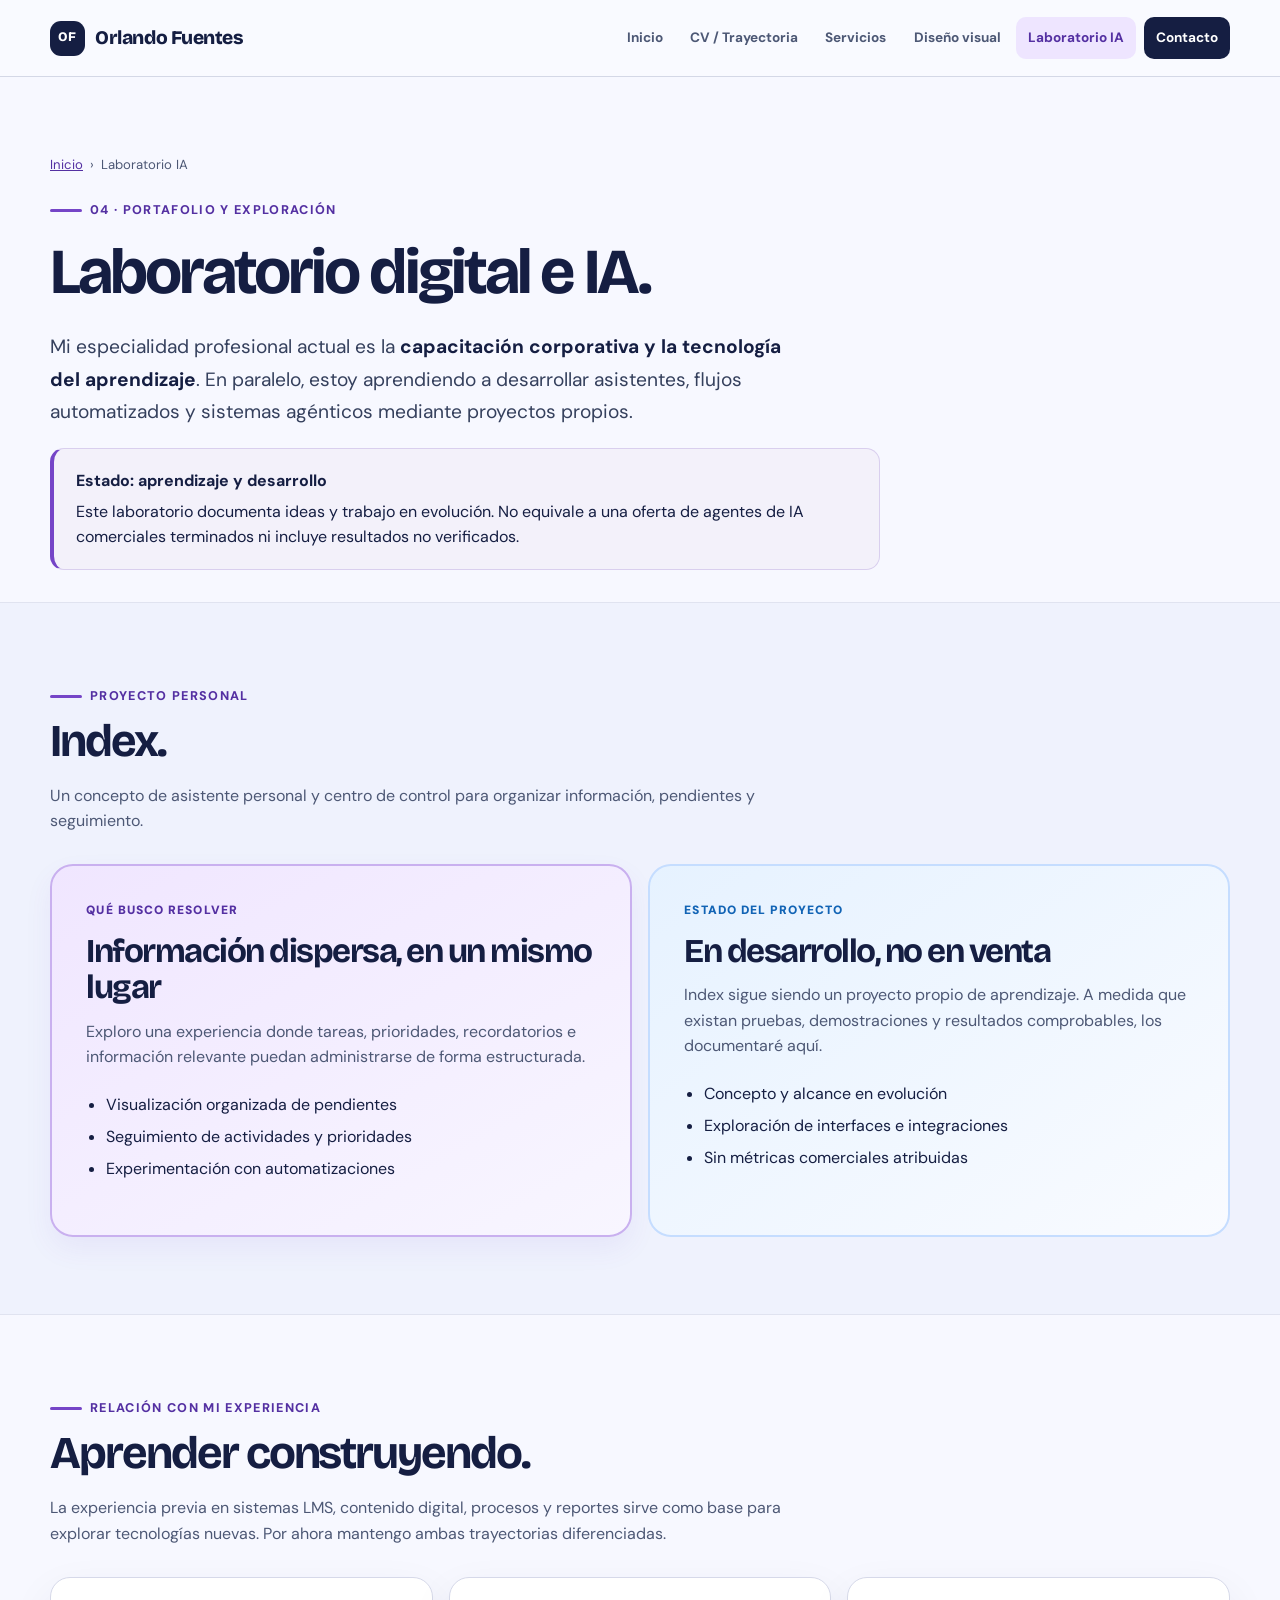
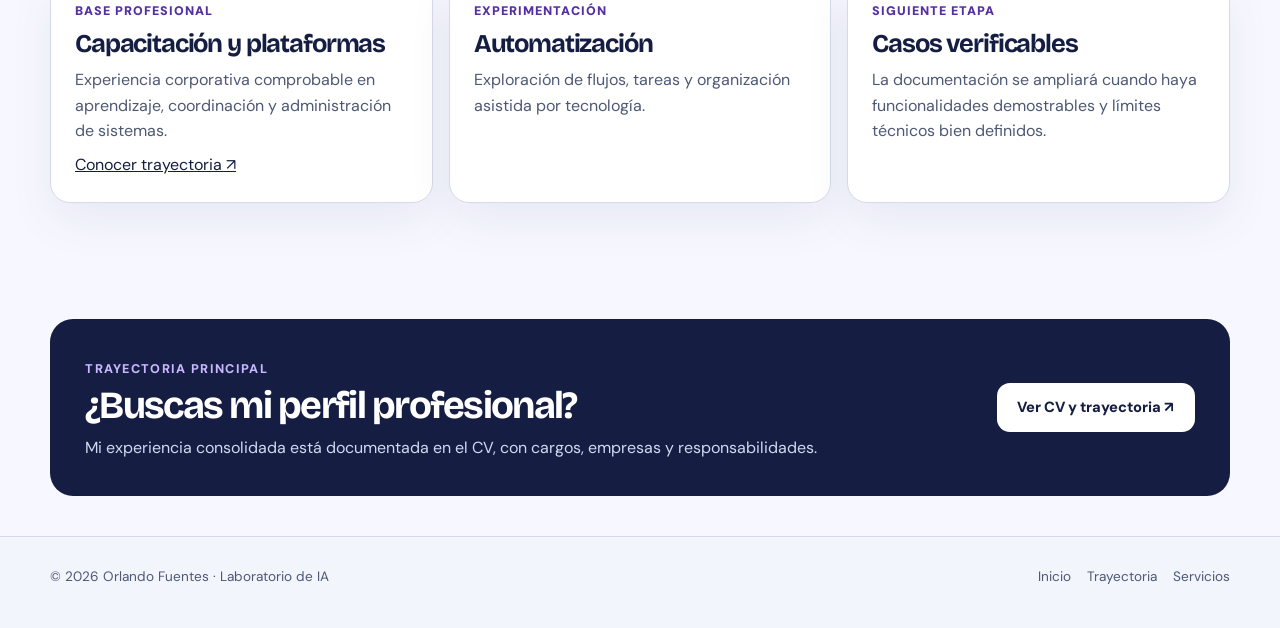
<file: laboratorio.html>
<!doctype html>
<html lang="es">
<head><meta charset="utf-8"><meta name="viewport" content="width=device-width,initial-scale=1"><meta name="theme-color" content="#f7f8ff">
<title>Laboratorio de IA | Orlando Fuentes</title>
<meta name="description" content="Exploraciones y proyectos personales en desarrollo de Orlando Fuentes: Index, asistentes de IA y sistemas agénticos. Sin promesas de producto terminado.">
<link rel="preconnect" href="https://fonts.googleapis.com"><link rel="preconnect" href="https://fonts.gstatic.com" crossorigin>
<link href="https://fonts.googleapis.com/css2?family=Bricolage+Grotesque:opsz,wght@12..96,500;12..96,800&family=DM+Sans:wght@400;500;700;800&display=swap" rel="stylesheet">
<link rel="stylesheet" href="site.css"></head><body>
<header class="site-header"><nav class="shell nav-wrap" aria-label="Navegación principal">
<a class="brand" href="index.html"><span class="brand-symbol">OF</span> Orlando Fuentes</a>
<button class="menu-toggle" type="button" data-menu-toggle aria-controls="nav-links" aria-expanded="false">Menú</button>
<ul id="nav-links" class="nav-links" data-nav-links><li><a href="index.html">Inicio</a></li><li><a href="cv.html">CV / Trayectoria</a></li><li><a href="servicios.html">Servicios</a></li><li><a href="diseno.html">Diseño visual</a></li><li><a href="laboratorio.html">Laboratorio IA</a></li><li><a class="nav-contact" href="contacto.html">Contacto</a></li></ul></nav></header>
<main>
<section class="page-hero"><div class="shell"><div class="narrow">
<div class="breadcrumb"><a href="index.html">Inicio</a><span>›</span><span>Laboratorio IA</span></div>
<span class="eyebrow"><span class="line"></span> 04 · Portafolio y exploración</span>
<h1>Laboratorio digital e IA.</h1>
<p class="lead">Mi especialidad profesional actual es la <strong>capacitación corporativa y la tecnología del aprendizaje</strong>. En paralelo, estoy aprendiendo a desarrollar asistentes, flujos automatizados y sistemas agénticos mediante proyectos propios.</p>
<div class="note-box"><strong>Estado: aprendizaje y desarrollo</strong>Este laboratorio documenta ideas y trabajo en evolución. No equivale a una oferta de agentes de IA comerciales terminados ni incluye resultados no verificados.</div>
</div></div></section>
<section class="section section-muted" aria-labelledby="index-title"><div class="shell">
<div class="section-head"><span class="eyebrow"><span class="line"></span> Proyecto personal</span><h2 id="index-title">Index.</h2><p>Un concepto de asistente personal y centro de control para organizar información, pendientes y seguimiento.</p></div>
<div class="dual-actions">
<article class="route-card primary"><span class="route-label">Qué busco resolver</span><h3>Información dispersa, en un mismo lugar</h3><p>Exploro una experiencia donde tareas, prioridades, recordatorios e información relevante puedan administrarse de forma estructurada.</p><ul><li>Visualización organizada de pendientes</li><li>Seguimiento de actividades y prioridades</li><li>Experimentación con automatizaciones</li></ul></article>
<article class="route-card secondary"><span class="route-label">Estado del proyecto</span><h3>En desarrollo, no en venta</h3><p>Index sigue siendo un proyecto propio de aprendizaje. A medida que existan pruebas, demostraciones y resultados comprobables, los documentaré aquí.</p><ul><li>Concepto y alcance en evolución</li><li>Exploración de interfaces e integraciones</li><li>Sin métricas comerciales atribuidas</li></ul></article>
</div></div></section>
<section class="section"><div class="shell">
<div class="section-head"><span class="eyebrow"><span class="line"></span> Relación con mi experiencia</span><h2>Aprender construyendo.</h2><p>La experiencia previa en sistemas LMS, contenido digital, procesos y reportes sirve como base para explorar tecnologías nuevas. Por ahora mantengo ambas trayectorias diferenciadas.</p></div>
<div class="feature-grid">
<article class="feature-card"><span class="index">Base profesional</span><h3>Capacitación y plataformas</h3><p>Experiencia corporativa comprobable en aprendizaje, coordinación y administración de sistemas.</p><a href="cv.html">Conocer trayectoria ↗</a></article>
<article class="feature-card"><span class="index">Experimentación</span><h3>Automatización</h3><p>Exploración de flujos, tareas y organización asistida por tecnología.</p></article>
<article class="feature-card"><span class="index">Siguiente etapa</span><h3>Casos verificables</h3><p>La documentación se ampliará cuando haya funcionalidades demostrables y límites técnicos bien definidos.</p></article>
</div></div></section>
<section class="section section-tight"><div class="shell"><div class="contact-band"><div><span class="eyebrow" style="color:#c9b7ff">Trayectoria principal</span><h2>¿Buscas mi perfil profesional?</h2><p>Mi experiencia consolidada está documentada en el CV, con cargos, empresas y responsabilidades.</p></div><a class="btn" href="cv.html">Ver CV y trayectoria ↗</a></div></div></section>
</main>
<footer class="site-footer"><div class="shell footer-row"><span>© 2026 Orlando Fuentes · Laboratorio de IA</span><div class="footer-links"><a href="index.html">Inicio</a><a href="cv.html">Trayectoria</a><a href="servicios.html">Servicios</a></div></div></footer>
<script src="site.js" defer></script>
</body></html>
</file>
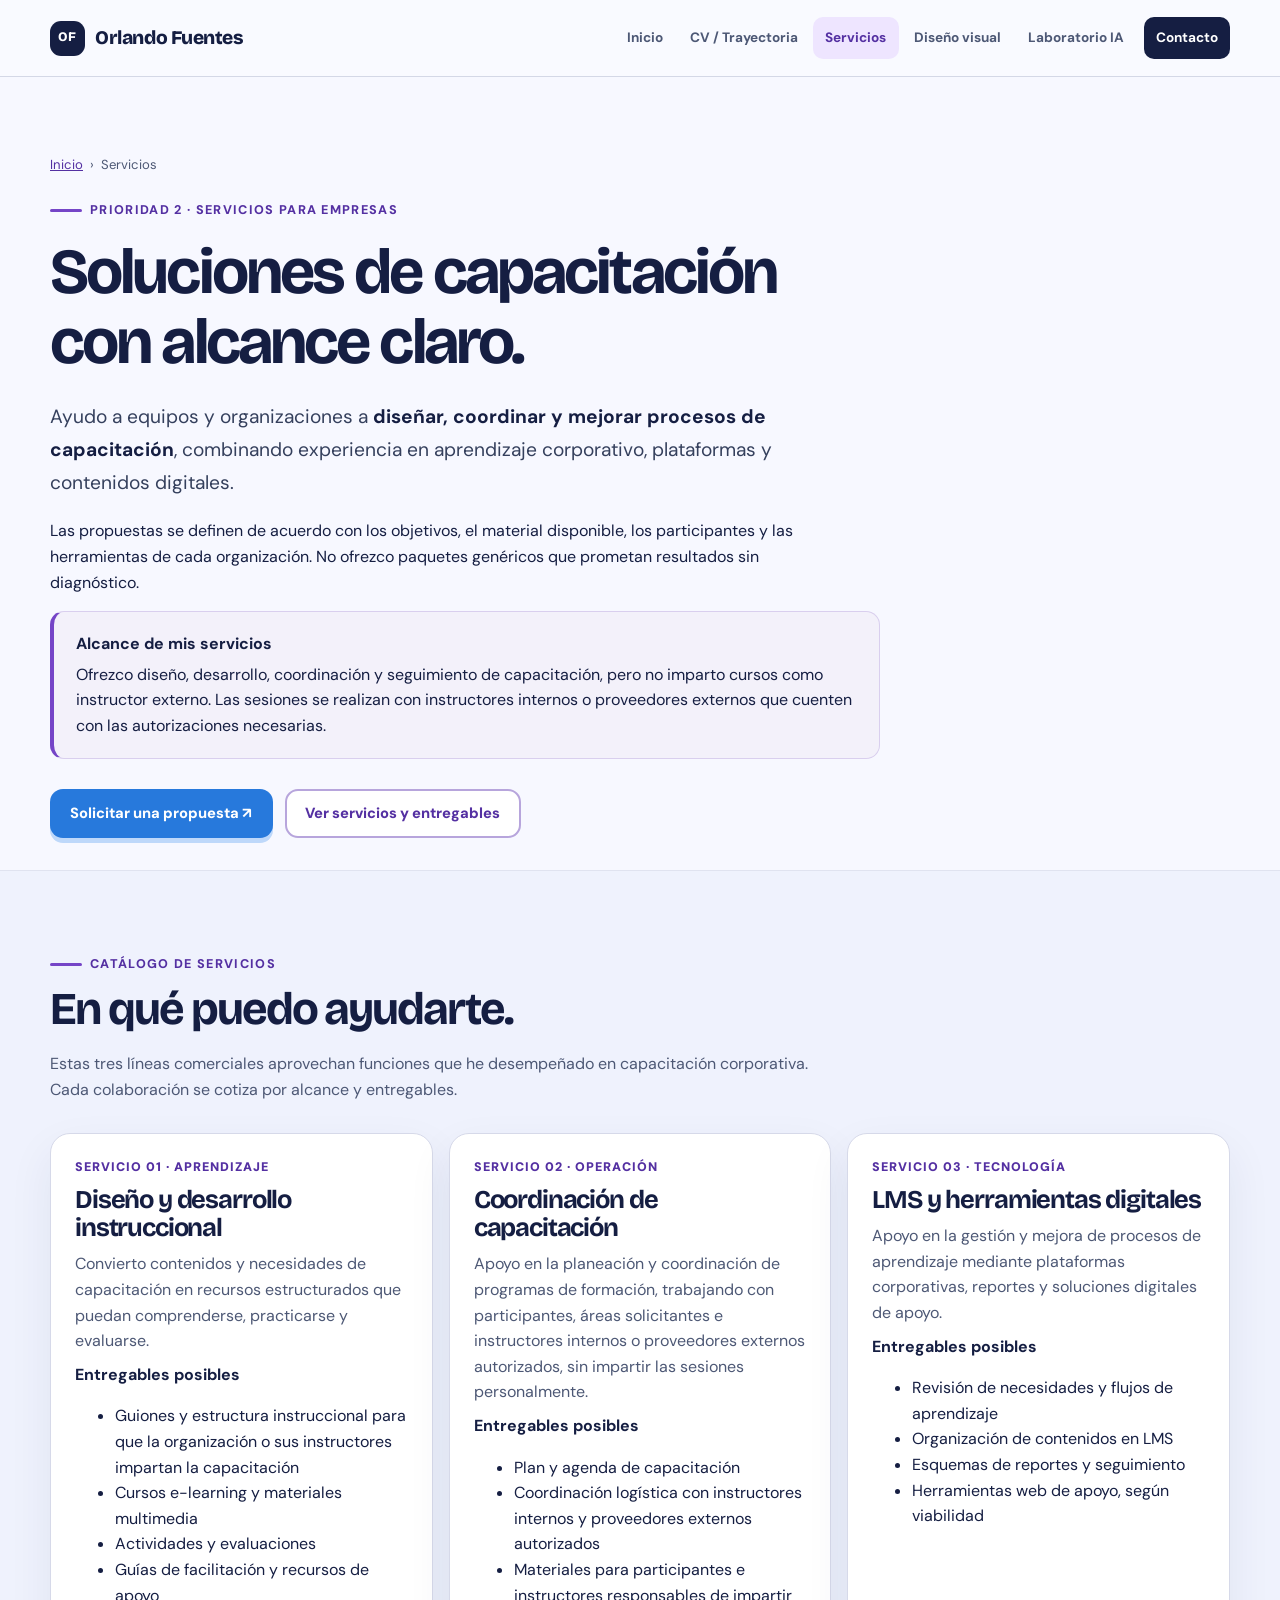
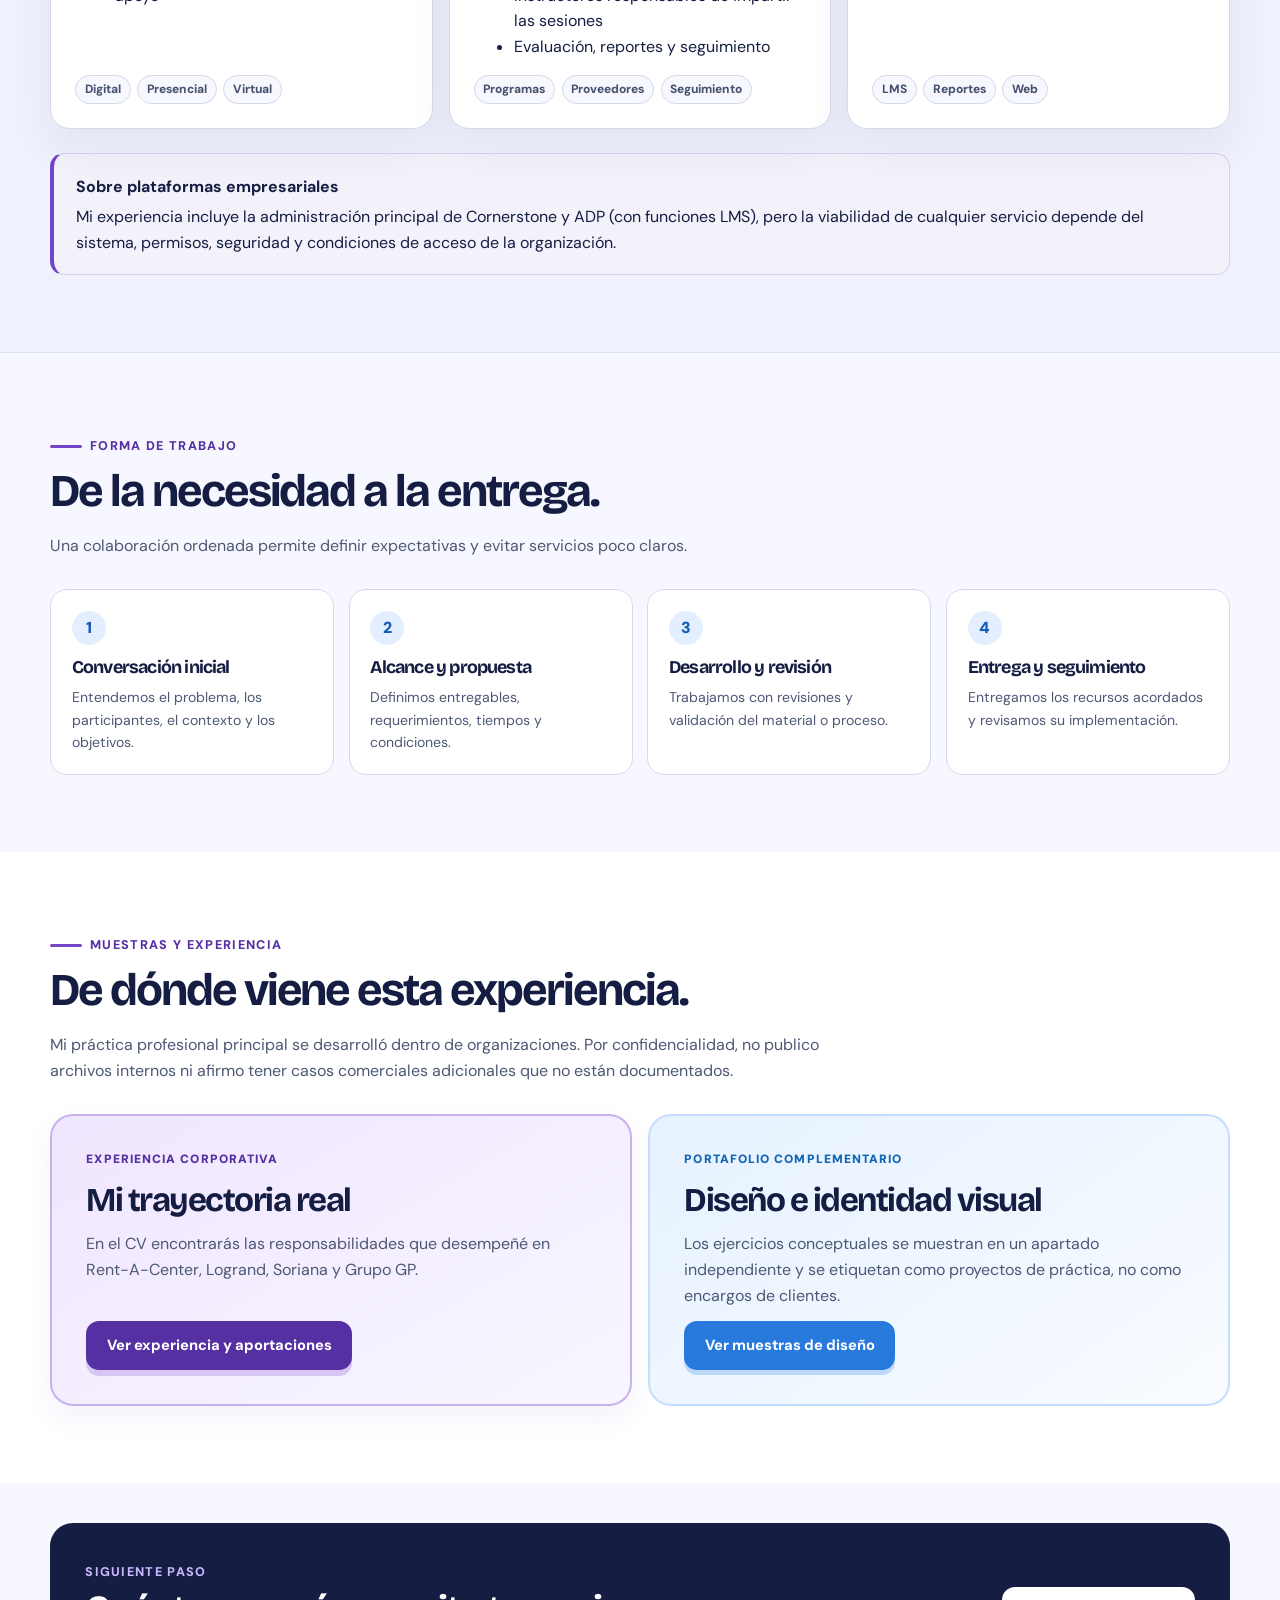
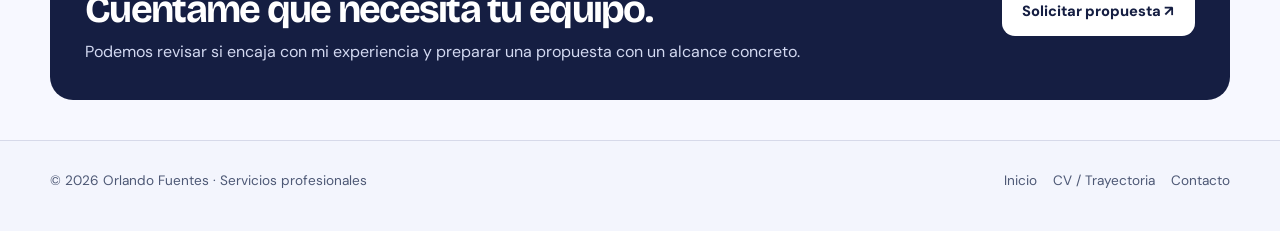
<file: servicios.html>
<!doctype html>
<html lang="es">
<head>
<meta charset="utf-8"><meta name="viewport" content="width=device-width,initial-scale=1"><meta name="theme-color" content="#f7f8ff">
<title>Servicios de capacitación y e-learning | Orlando Fuentes</title>
<meta name="description" content="Servicios profesionales de diseño instruccional, desarrollo e-learning, coordinación de capacitación y apoyo en LMS. Consulta entregables y proceso de colaboración.">
<link rel="preconnect" href="https://fonts.googleapis.com"><link rel="preconnect" href="https://fonts.gstatic.com" crossorigin>
<link href="https://fonts.googleapis.com/css2?family=Bricolage+Grotesque:opsz,wght@12..96,500;12..96,800&family=DM+Sans:wght@400;500;700;800&display=swap" rel="stylesheet">
<link rel="stylesheet" href="site.css">
</head>
<body>
<header class="site-header"><nav class="shell nav-wrap" aria-label="Navegación principal">
<a class="brand" href="index.html"><span class="brand-symbol">OF</span> Orlando Fuentes</a>
<button class="menu-toggle" type="button" data-menu-toggle aria-controls="nav-links" aria-expanded="false">Menú</button>
<ul id="nav-links" class="nav-links" data-nav-links>
<li><a href="index.html">Inicio</a></li><li><a href="cv.html">CV / Trayectoria</a></li>
<li><a href="servicios.html">Servicios</a></li><li><a href="diseno.html">Diseño visual</a></li>
<li><a href="laboratorio.html">Laboratorio IA</a></li><li><a class="nav-contact" href="contacto.html">Contacto</a></li>
</ul></nav></header>
<main>
<section class="page-hero"><div class="shell">
<div class="narrow">
<div class="breadcrumb"><a href="index.html">Inicio</a><span>›</span><span>Servicios</span></div>
<span class="eyebrow"><span class="line"></span> Prioridad 2 · Servicios para empresas</span>
<h1>Soluciones de capacitación con alcance claro.</h1>
<p class="lead">Ayudo a equipos y organizaciones a <strong>diseñar, coordinar y mejorar procesos de capacitación</strong>, combinando experiencia en aprendizaje corporativo, plataformas y contenidos digitales.</p>
<p>Las propuestas se definen de acuerdo con los objetivos, el material disponible, los participantes y las herramientas de cada organización. No ofrezco paquetes genéricos que prometan resultados sin diagnóstico.</p><div class="note-box"><strong>Alcance de mis servicios</strong>Ofrezco diseño, desarrollo, coordinación y seguimiento de capacitación, pero no imparto cursos como instructor externo. Las sesiones se realizan con instructores internos o proveedores externos que cuenten con las autorizaciones necesarias.</div>
<div class="actions"><a class="btn btn-blue" href="mailto:a.fuentes0890@gmail.com?subject=Solicitud%20de%20propuesta%20de%20capacitaci%C3%B3n&body=Hola%20Orlando%2C%0A%0AMi%20empresa%20necesita%20apoyo%20con%3A%0A%0AEl%20objetivo%20es%3A%0A%0A">Solicitar una propuesta ↗</a><a class="btn btn-secondary" href="#servicios">Ver servicios y entregables</a></div>
</div></div></section>

<section class="section section-muted" id="servicios" aria-labelledby="catalog-title"><div class="shell">
<div class="section-head"><span class="eyebrow"><span class="line"></span> Catálogo de servicios</span><h2 id="catalog-title">En qué puedo ayudarte.</h2><p>Estas tres líneas comerciales aprovechan funciones que he desempeñado en capacitación corporativa. Cada colaboración se cotiza por alcance y entregables.</p></div>
<div class="feature-grid">
<article class="feature-card"><span class="index">Servicio 01 · Aprendizaje</span><h3>Diseño y desarrollo instruccional</h3><p>Convierto contenidos y necesidades de capacitación en recursos estructurados que puedan comprenderse, practicarse y evaluarse.</p>
<strong>Entregables posibles</strong><ul><li>Guiones y estructura instruccional para que la organización o sus instructores impartan la capacitación</li><li>Cursos e-learning y materiales multimedia</li><li>Actividades y evaluaciones</li><li>Guías de facilitación y recursos de apoyo</li></ul><div class="tags"><span class="tag">Digital</span><span class="tag">Presencial</span><span class="tag">Virtual</span></div>
</article>
<article class="feature-card"><span class="index">Servicio 02 · Operación</span><h3>Coordinación de capacitación</h3><p>Apoyo en la planeación y coordinación de programas de formación, trabajando con participantes, áreas solicitantes e instructores internos o proveedores externos autorizados, sin impartir las sesiones personalmente.</p>
<strong>Entregables posibles</strong><ul><li>Plan y agenda de capacitación</li><li>Coordinación logística con instructores internos y proveedores externos autorizados</li><li>Materiales para participantes e instructores responsables de impartir las sesiones</li><li>Evaluación, reportes y seguimiento</li></ul><div class="tags"><span class="tag">Programas</span><span class="tag">Proveedores</span><span class="tag">Seguimiento</span></div>
</article>
<article class="feature-card"><span class="index">Servicio 03 · Tecnología</span><h3>LMS y herramientas digitales</h3><p>Apoyo en la gestión y mejora de procesos de aprendizaje mediante plataformas corporativas, reportes y soluciones digitales de apoyo.</p>
<strong>Entregables posibles</strong><ul><li>Revisión de necesidades y flujos de aprendizaje</li><li>Organización de contenidos en LMS</li><li>Esquemas de reportes y seguimiento</li><li>Herramientas web de apoyo, según viabilidad</li></ul><div class="tags"><span class="tag">LMS</span><span class="tag">Reportes</span><span class="tag">Web</span></div>
</article>
</div>
<div class="note-box" style="margin-top:1.5rem"><strong>Sobre plataformas empresariales</strong>Mi experiencia incluye la administración principal de Cornerstone y ADP (con funciones LMS), pero la viabilidad de cualquier servicio depende del sistema, permisos, seguridad y condiciones de acceso de la organización.</div>
</div></section>

<section class="section" id="proceso" aria-labelledby="process-title"><div class="shell">
<div class="section-head"><span class="eyebrow"><span class="line"></span> Forma de trabajo</span><h2 id="process-title">De la necesidad a la entrega.</h2><p>Una colaboración ordenada permite definir expectativas y evitar servicios poco claros.</p></div>
<div class="number-steps">
<article class="number-step"><span class="num">1</span><h3>Conversación inicial</h3><p>Entendemos el problema, los participantes, el contexto y los objetivos.</p></article>
<article class="number-step"><span class="num">2</span><h3>Alcance y propuesta</h3><p>Definimos entregables, requerimientos, tiempos y condiciones.</p></article>
<article class="number-step"><span class="num">3</span><h3>Desarrollo y revisión</h3><p>Trabajamos con revisiones y validación del material o proceso.</p></article>
<article class="number-step"><span class="num">4</span><h3>Entrega y seguimiento</h3><p>Entregamos los recursos acordados y revisamos su implementación.</p></article>
</div>
</div></section>

<section class="section section-white" id="muestras" aria-labelledby="samples-title"><div class="shell">
<div class="section-head"><span class="eyebrow"><span class="line"></span> Muestras y experiencia</span><h2 id="samples-title">De dónde viene esta experiencia.</h2><p>Mi práctica profesional principal se desarrolló dentro de organizaciones. Por confidencialidad, no publico archivos internos ni afirmo tener casos comerciales adicionales que no están documentados.</p></div>
<div class="dual-actions">
<article class="route-card primary"><span class="route-label">Experiencia corporativa</span><h3>Mi trayectoria real</h3><p>En el CV encontrarás las responsabilidades que desempeñé en Rent-A-Center, Logrand, Soriana y Grupo GP.</p><a class="btn btn-primary" href="cv.html">Ver experiencia y aportaciones</a></article>
<article class="route-card secondary"><span class="route-label">Portafolio complementario</span><h3>Diseño e identidad visual</h3><p>Los ejercicios conceptuales se muestran en un apartado independiente y se etiquetan como proyectos de práctica, no como encargos de clientes.</p><a class="btn btn-blue" href="diseno.html">Ver muestras de diseño</a></article>
</div>
</div></section>

<section class="section section-tight"><div class="shell"><div class="contact-band">
<div><span class="eyebrow" style="color:#c9b7ff">Siguiente paso</span><h2>Cuéntame qué necesita tu equipo.</h2><p>Podemos revisar si encaja con mi experiencia y preparar una propuesta con un alcance concreto.</p></div>
<a class="btn" href="contacto.html">Solicitar propuesta ↗</a>
</div></div></section>
</main>
<footer class="site-footer"><div class="shell footer-row"><span>© 2026 Orlando Fuentes · Servicios profesionales</span><div class="footer-links"><a href="index.html">Inicio</a><a href="cv.html">CV / Trayectoria</a><a href="contacto.html">Contacto</a></div></div></footer>
<script src="site.js" defer></script>
</body></html>
</file>
<file: site.css>
:root{
  --ink:#151e42;--muted:#4d5875;--paper:#f7f8ff;--white:#fff;
  --violet:#7545c7;--violet-deep:#5430a2;--violet-light:#eee5ff;
  --blue:#2779dc;--blue-light:#e3efff;--teal:#158c96;--teal-light:#e0f5f4;
  --border:#d6d9e9;--lime:#dff39b;--display:"Bricolage Grotesque",system-ui,sans-serif;
  --body:"DM Sans",system-ui,sans-serif;
  --shadow:0 18px 46px rgba(33,43,92,.07);
}
*{box-sizing:border-box}html{scroll-behavior:smooth}
body{margin:0;background:var(--paper);color:var(--ink);font:400 16px/1.6 var(--body)}
a{color:inherit}button{font:inherit}img{max-width:100%}a:focus-visible,button:focus-visible,summary:focus-visible{outline:3px solid var(--blue);outline-offset:4px}
.shell{width:min(1180px,calc(100% - 42px));margin-inline:auto}
.site-header{position:sticky;top:0;z-index:20;border-bottom:1px solid rgba(176,181,205,.5);background:rgba(249,250,255,.95);backdrop-filter:blur(16px)}
.nav-wrap{display:flex;align-items:center;justify-content:space-between;min-height:76px;gap:1.25rem}
.brand{display:flex;align-items:center;gap:.65rem;text-decoration:none;font:800 1.2rem/1 var(--display);letter-spacing:-.025em;white-space:nowrap}
.brand-symbol{display:inline-flex;align-items:center;justify-content:center;width:35px;height:35px;border-radius:11px;background:var(--ink);color:#fff;font-size:.82rem;letter-spacing:.03em}
.nav-links{display:flex;align-items:center;gap:.18rem;list-style:none;padding:0;margin:0}
.nav-links a{display:inline-flex;align-items:center;min-height:42px;padding:.48rem .76rem;border-radius:10px;text-decoration:none;font-weight:700;font-size:.85rem;white-space:nowrap;color:var(--muted)}
.nav-links a:hover,.nav-links a[aria-current="page"]{background:var(--violet-light);color:var(--violet-deep)}
.nav-links .nav-contact{background:var(--ink);color:#fff;margin-left:.3rem}
.nav-links .nav-contact:hover,.nav-links .nav-contact[aria-current="page"]{background:var(--violet-deep);color:#fff}
.menu-toggle{display:none;align-items:center;justify-content:center;border:1px solid var(--border);border-radius:12px;background:#fff;min-height:44px;padding:.4rem .75rem;font-weight:800;cursor:pointer}
main{overflow:hidden}
.hero{padding:clamp(3.5rem,7vw,6.5rem) 0 clamp(2.5rem,4vw,4rem)}
.hero-grid{display:grid;grid-template-columns:minmax(0,1.2fr) minmax(295px,.8fr);gap:clamp(2rem,5vw,5rem);align-items:center}
.eyebrow{display:inline-flex;align-items:center;gap:.5rem;color:var(--violet-deep);font-size:.79rem;font-weight:800;letter-spacing:.105em;text-transform:uppercase}
.eyebrow .line{width:32px;height:3px;background:var(--violet);display:inline-block;border-radius:4px}
h1,h2,h3,h4,p{margin-top:0}
h1,h2,h3{font-family:var(--display);letter-spacing:-.045em;line-height:1.1}
h1{font-size:clamp(2.7rem,5.6vw,5.25rem);margin:1rem 0 1.5rem;max-width:13ch}
h2{font-size:clamp(2rem,3.55vw,3.25rem);margin:.65rem 0 1rem}
h3{font-size:clamp(1.2rem,2vw,1.6rem);margin:.55rem 0}
.lead{max-width:66ch;color:#35405d;font-size:clamp(1.05rem,1.6vw,1.2rem);line-height:1.7}
.lead strong{color:var(--ink)}
.actions{display:flex;flex-wrap:wrap;align-items:center;gap:.75rem;margin-top:1.9rem}
.btn{display:inline-flex;align-items:center;justify-content:center;gap:.5rem;min-height:49px;padding:.72rem 1.15rem;border:2px solid transparent;border-radius:13px;text-decoration:none;font:800 .92rem/1.15 var(--body);transition:transform .15s,box-shadow .15s;white-space:normal;text-align:center}
.btn:hover{transform:translateY(-2px)}
.btn-primary{color:#fff;background:var(--violet-deep);box-shadow:0 6px 0 #d6c6f0}
.btn-secondary{color:var(--violet-deep);background:#fff;border-color:#b7a5dc}
.btn-blue{color:#fff;background:var(--blue);box-shadow:0 5px 0 #bed8fa}
.btn-quiet{color:var(--ink);background:#fff;border-color:var(--border)}
.hero-visual{position:relative;background:linear-gradient(140deg,#171f44 0%,#1e2f61 70%,#46359d 100%);color:#fff;border-radius:25px;padding:clamp(1.3rem,3vw,2.25rem);min-height:360px;box-shadow:0 22px 42px rgba(30,36,82,.16);display:flex;flex-direction:column;justify-content:space-between;overflow:hidden}
.hero-visual::after{content:"";width:260px;height:260px;border:50px solid rgba(160,103,244,.18);border-radius:42%;transform:rotate(32deg);position:absolute;right:-130px;top:-120px}
.hero-visual .visual-kicker{font-weight:800;letter-spacing:.1em;text-transform:uppercase;font-size:.72rem;color:#c6cfff}
.hero-visual h2{font:800 clamp(1.75rem,3vw,2.65rem)/1.08 var(--display);letter-spacing:-.04em;margin:.5rem 0}
.hero-visual p{color:#d6ddf4;max-width:30ch}
.visual-rule{height:1px;background:rgba(255,255,255,.3);margin:.8rem 0}
.visual-tags{display:flex;flex-wrap:wrap;gap:.5rem}
.visual-tags span{border:1px solid rgba(255,255,255,.35);padding:.3rem .6rem;border-radius:99px;font-size:.75rem;font-weight:700}
.section{padding:clamp(3rem,6vw,5.5rem) 0}
.section-tight{padding:2.5rem 0}
.section-head{max-width:780px;margin-bottom:1.9rem}
.section-head p{color:var(--muted)}
.section-muted{background:#eff2fd;border-top:1px solid #e0e3f0;border-bottom:1px solid #e0e3f0}
.section-white{background:#fff}
.route-grid{display:grid;grid-template-columns:1.2fr 1fr;gap:1.2rem}
.route-card{display:flex;flex-direction:column;gap:.8rem;min-width:0;border:1px solid #cfd6ee;border-radius:23px;padding:clamp(1.3rem,3vw,2.15rem);background:#fff}
.route-card.primary{background:linear-gradient(150deg,#f0e6ff,#f8f6ff);border:2px solid #c9b0ef;box-shadow:0 12px 28px rgba(117,69,199,.07)}
.route-card.secondary{background:linear-gradient(145deg,#e6f2ff,#f9fbff);border:2px solid #c5ddff}
.route-label{font-size:.75rem;font-weight:900;letter-spacing:.09em;text-transform:uppercase}
.route-card.primary .route-label{color:var(--violet-deep)}
.route-card.secondary .route-label{color:#1264b5}
.route-card h3{font-size:clamp(1.65rem,2.6vw,2.4rem);margin:0}
.route-card p{color:var(--muted);margin-bottom:0}
.route-card ul{padding-left:1.2rem;margin:.4rem 0 1rem}
.route-card li{padding:.2rem 0}
.route-card .btn{margin-top:auto;align-self:flex-start}
.pill-grid{display:grid;grid-template-columns:repeat(3,minmax(0,1fr));gap:1rem}
.pill-stat{padding:1.3rem;border:1px solid var(--border);border-radius:18px;background:#fff}
.pill-stat strong{display:block;font:800 clamp(1.15rem,2vw,1.65rem) var(--display);margin-bottom:.4rem}
.pill-stat span{color:var(--muted);font-size:.9rem}
.feature-grid{display:grid;grid-template-columns:repeat(3,minmax(0,1fr));gap:1rem}
.feature-card{display:flex;flex-direction:column;padding:1.5rem;border:1px solid var(--border);border-radius:20px;background:#fff;box-shadow:var(--shadow)}
.feature-card .index{font-size:.78rem;letter-spacing:.08em;text-transform:uppercase;font-weight:900;color:var(--violet-deep)}
.feature-card p{color:var(--muted);margin-bottom:.5rem}
.feature-card .tags{margin-top:auto}
.tags{display:flex;flex-wrap:wrap;gap:.4rem}
.tag{display:inline-flex;align-items:center;padding:.25rem .55rem;border:1px solid #d3d8e9;border-radius:99px;background:#f7f8fe;font-size:.75rem;font-weight:800;color:#46516f}
.complement-grid{display:grid;grid-template-columns:1fr 1fr;gap:1rem}
.complement-card{display:flex;flex-direction:column;gap:.6rem;min-height:200px;padding:1.55rem 1.7rem;border:1px solid #cbd4e6;border-radius:22px;background:linear-gradient(140deg,#e4f6f5,#f8ffff)}
.complement-card.lab{background:linear-gradient(140deg,#f1e8ff,#faf8ff)}
.complement-card h3{margin:.2rem 0}
.complement-card p{max-width:52ch;color:var(--muted)}
.complement-card a{font-weight:800;text-decoration-thickness:1.5px;text-underline-offset:4px;margin-top:auto;align-self:flex-start}
.contact-band{display:grid;grid-template-columns:1fr auto;align-items:center;gap:2rem;padding:clamp(1.4rem,3vw,2.2rem);border-radius:23px;background:var(--ink);color:#fff}
.contact-band h2{font-size:clamp(1.5rem,3vw,2.4rem);margin:.25rem 0 .55rem}
.contact-band p{margin:0;color:#d3d9f1}
.contact-band .btn{background:#fff;color:var(--ink)}
.site-footer{padding:1.8rem 0 2.5rem;border-top:1px solid var(--border);background:#f3f5fd}
.footer-row{display:flex;align-items:center;justify-content:space-between;gap:1rem;flex-wrap:wrap;font-size:.85rem;color:var(--muted)}
.footer-links{display:flex;align-items:center;gap:1rem;flex-wrap:wrap}
.footer-links a{text-decoration:none}.footer-links a:hover{text-decoration:underline}
.page-hero{padding:clamp(3rem,6vw,5rem) 0 2rem}
.page-hero .narrow{max-width:830px}
.page-hero h1{max-width:20ch;font-size:clamp(2.45rem,5vw,4.4rem)}
.page-hero p{max-width:750px}
.breadcrumb{display:flex;align-items:center;gap:.45rem;font-size:.82rem;color:var(--muted);margin-bottom:1.2rem}
.breadcrumb a{color:var(--violet-deep)}
.dual-actions{display:grid;grid-template-columns:1fr 1fr;gap:1rem}
.media-note{color:var(--muted);font-size:.9rem}
.case-grid{display:grid;grid-template-columns:1.15fr 1fr;gap:1.4rem}
.case-cover{min-height:280px;border-radius:23px;background:radial-gradient(circle at 30% 20%,#dceaba 0,transparent 35%),linear-gradient(140deg,#715c4e,#af7860);color:#fff;padding:2rem;display:flex;flex-direction:column;justify-content:space-between}
.case-cover .case-mark{font:800 clamp(2.5rem,5vw,4.7rem)/.95 var(--display);max-width:8ch}
.case-cover .case-sub{font-size:.9rem;font-weight:800;letter-spacing:.04em}
.note-box{padding:1.2rem 1.35rem;background:#f3f1fa;border:1px solid #d9cfee;border-left:4px solid var(--violet);border-radius:14px}
.note-box strong{display:block;margin-bottom:.3rem}
.subnav{display:flex;flex-wrap:wrap;gap:.6rem;margin-top:1.4rem}
.subnav a{text-decoration:none;padding:.45rem .85rem;background:#fff;border:1px solid var(--border);border-radius:99px;font-weight:800;font-size:.85rem}
.timeline{display:grid;gap:.75rem}
.timeline details{background:#fff;border:1px solid var(--border);border-radius:17px;overflow:hidden}
.timeline details[open]{border-color:#b8aae4;box-shadow:0 10px 26px rgba(70,41,145,.06)}
.timeline summary{list-style:none;cursor:pointer;display:flex;align-items:center;justify-content:space-between;gap:1rem;padding:1.1rem 1.3rem}
.timeline summary::-webkit-details-marker{display:none}
.timeline summary::after{content:"+";font:800 1.5rem var(--display);color:var(--violet);flex:none}
.timeline details[open] summary::after{content:"−"}
.timeline .job-title{display:block;font:800 1.14rem var(--display)}
.timeline .job-org{color:var(--muted);font-weight:700;font-size:.88rem}
.timeline .job-date{font-size:.82rem;font-weight:900;color:var(--violet-deep);white-space:nowrap}
.timeline .job-head{display:flex;align-items:center;gap:1rem;min-width:0;flex:1;justify-content:space-between}
.timeline .job-content{border-top:1px solid var(--border);padding:1rem 1.4rem 1.35rem}
.timeline .job-content ul{margin:0;padding-left:1.2rem}
.timeline .job-content li{padding:.3rem 0}
.skill-list{display:flex;flex-wrap:wrap;gap:.55rem}
.skill-list span{background:#fff;border:1px solid var(--border);padding:.5rem .8rem;border-radius:99px;font-size:.86rem;font-weight:800}
.number-steps{display:grid;grid-template-columns:repeat(4,minmax(0,1fr));gap:.9rem}
.number-step{padding:1.3rem;border:1px solid var(--border);border-radius:17px;background:#fff}
.number-step .num{width:34px;height:34px;border-radius:50%;background:var(--blue-light);color:#165bb7;display:grid;place-items:center;font-weight:900;margin-bottom:.8rem}
.number-step h3{font-size:1.12rem}
.number-step p{font-size:.88rem;color:var(--muted);margin:0}
.contact-grid{display:grid;grid-template-columns:1fr 1fr;gap:1.15rem}
.contact-option{padding:1.8rem;border:1px solid var(--border);border-radius:22px;background:#fff}
.contact-option h2{font-size:1.6rem}
.contact-option p{color:var(--muted)}
.contact-option .btn{margin-top:.6rem}
.inline-links{display:flex;flex-wrap:wrap;gap:.6rem;margin-top:1.4rem}
.meta-foot{color:var(--muted);font-size:.85rem}
@media(max-width:1040px){.nav-wrap{min-height:70px}.nav-links a{font-size:.78rem;padding:.48rem .55rem}.brand{font-size:1.1rem}.hero-grid{grid-template-columns:1fr .84fr}}
@media(max-width:860px){
 .menu-toggle{display:inline-flex}
 .nav-wrap{position:relative;flex-wrap:wrap}
 .nav-links{display:none;position:absolute;top:calc(100% - 1px);left:-21px;right:-21px;padding:.7rem 21px 1rem;box-shadow:var(--shadow);background:#f9faff;border-bottom:1px solid var(--border);flex-direction:column;align-items:stretch;gap:.2rem}
 .nav-links.open{display:flex}.nav-links a{display:flex;min-height:43px;font-size:.91rem}
 .nav-links .nav-contact{margin-left:0;margin-top:.2rem}
 .hero-grid{grid-template-columns:1fr;gap:1.6rem}
 .hero-visual{min-height:240px}
 .feature-grid{grid-template-columns:repeat(2,minmax(0,1fr))}
 .case-grid{grid-template-columns:1fr}
 .number-steps{grid-template-columns:repeat(2,minmax(0,1fr))}
}
@media(max-width:640px){
 .shell{width:min(100% - 32px,1180px)}
 .hero{padding:2.7rem 0 2rem}
 h1{font-size:clamp(2.5rem,10vw,3.6rem)}
 .route-grid,.feature-grid,.pill-grid,.complement-grid,.dual-actions,.contact-grid{grid-template-columns:1fr}
 .route-card{padding:1.4rem}
 .contact-band{grid-template-columns:1fr}
 .contact-band .btn{justify-self:start}
 .timeline summary{align-items:flex-start}
 .timeline .job-head{align-items:flex-start;flex-direction:column;gap:.1rem}
 .number-steps{grid-template-columns:1fr}
}
@media(prefers-reduced-motion:reduce){html{scroll-behavior:auto}*{transition:none!important;animation:none!important}}
</file>
